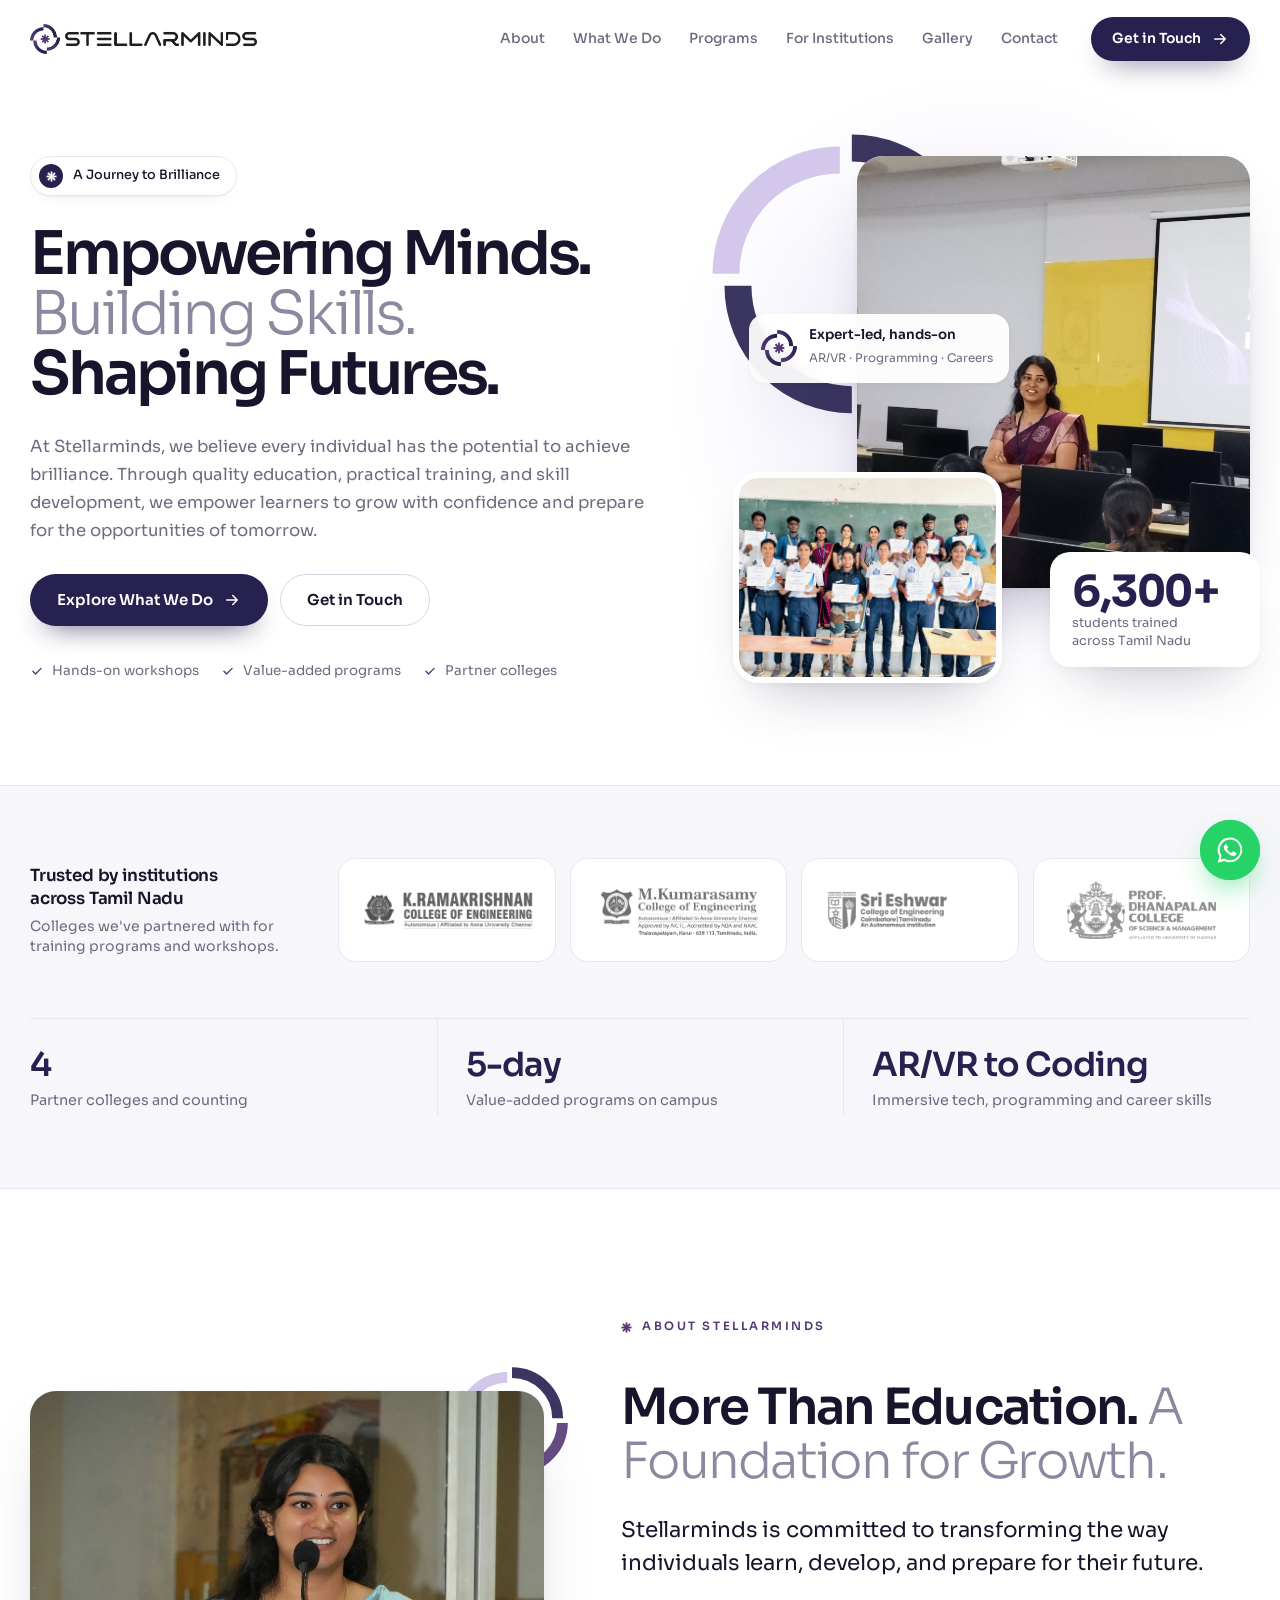
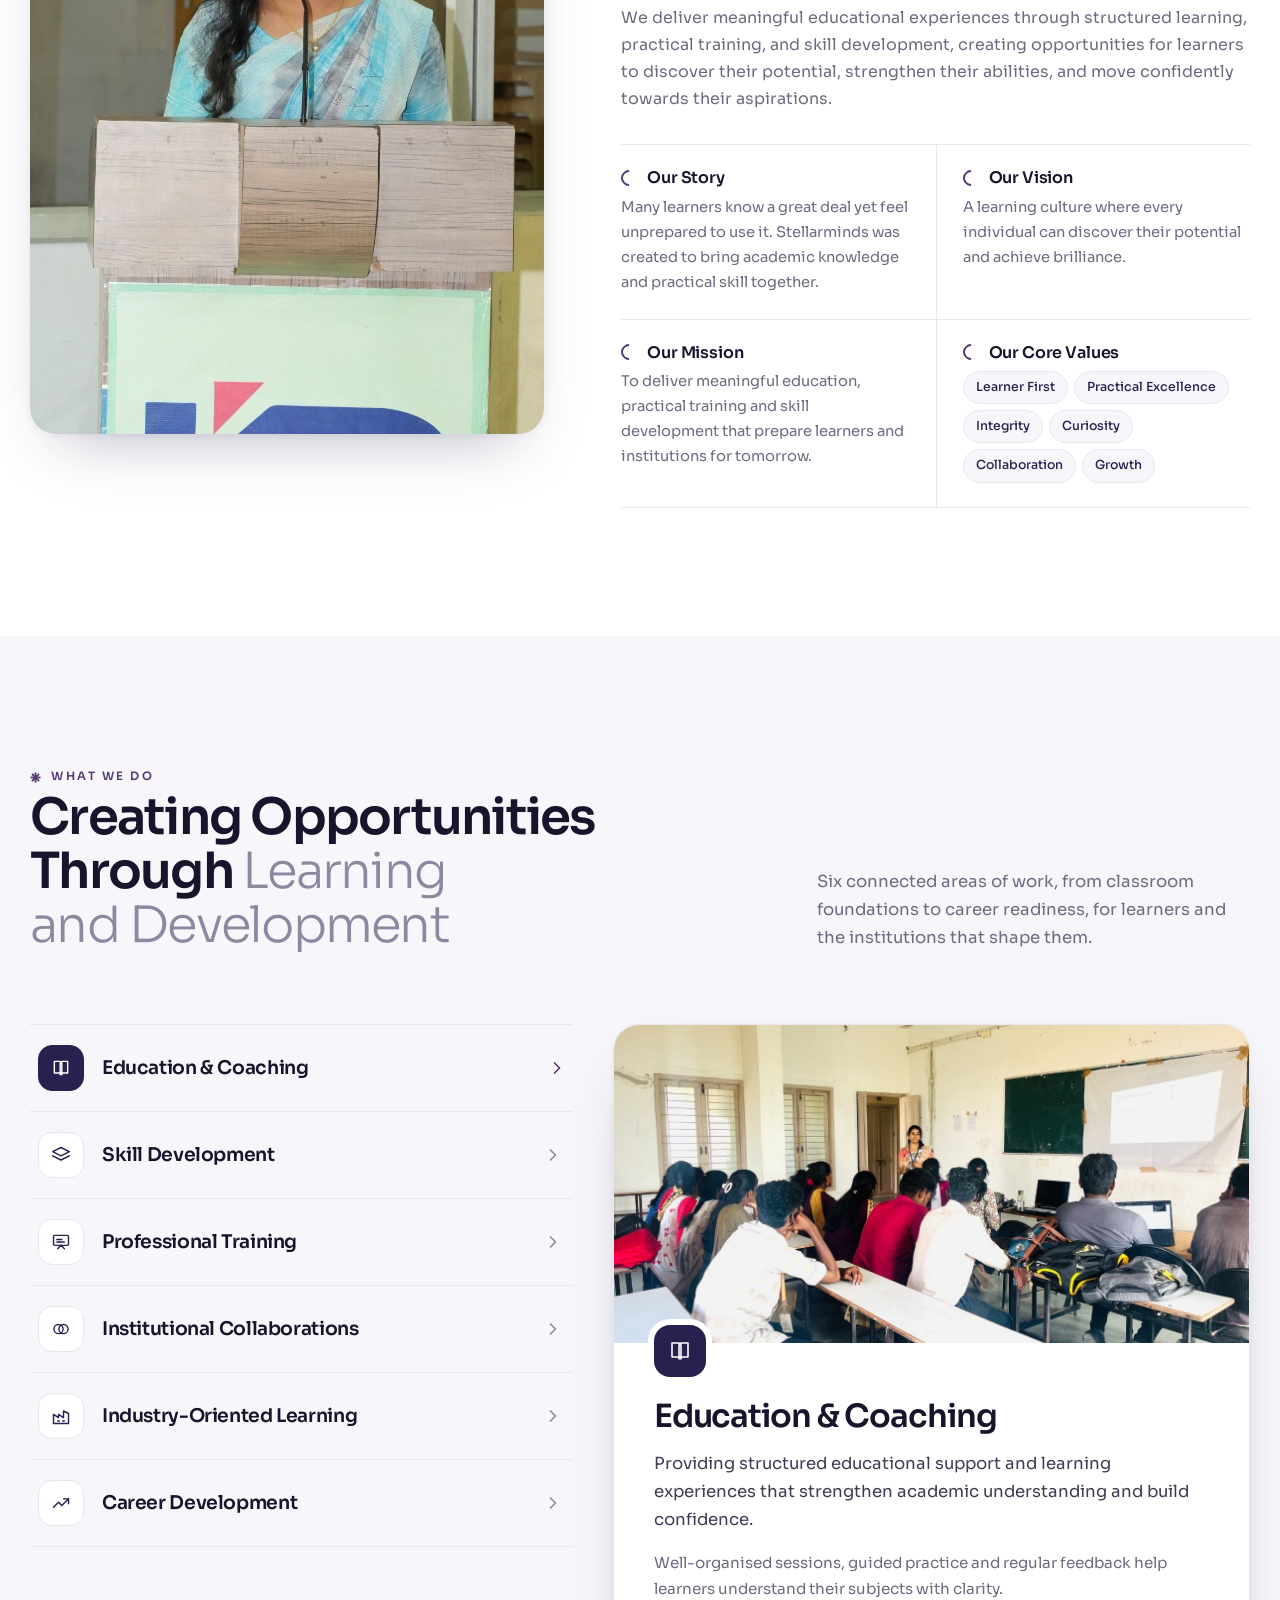
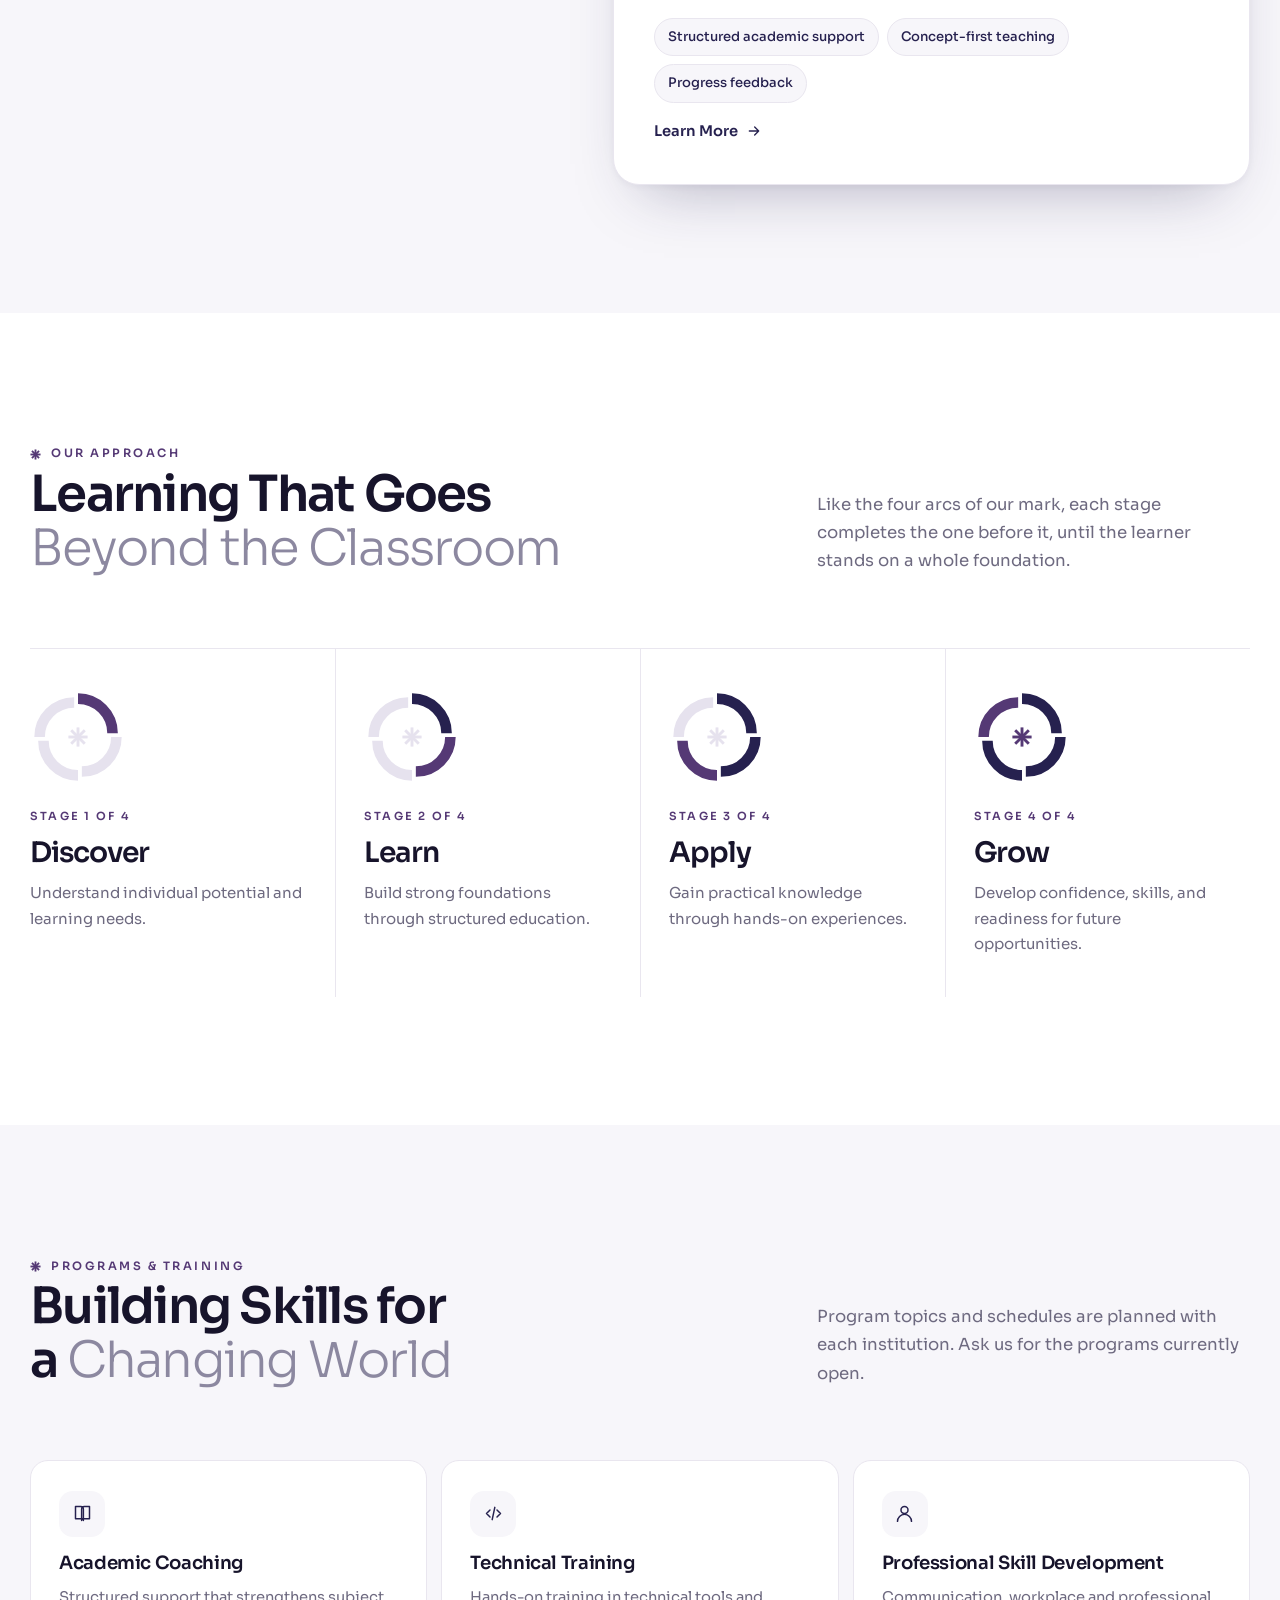
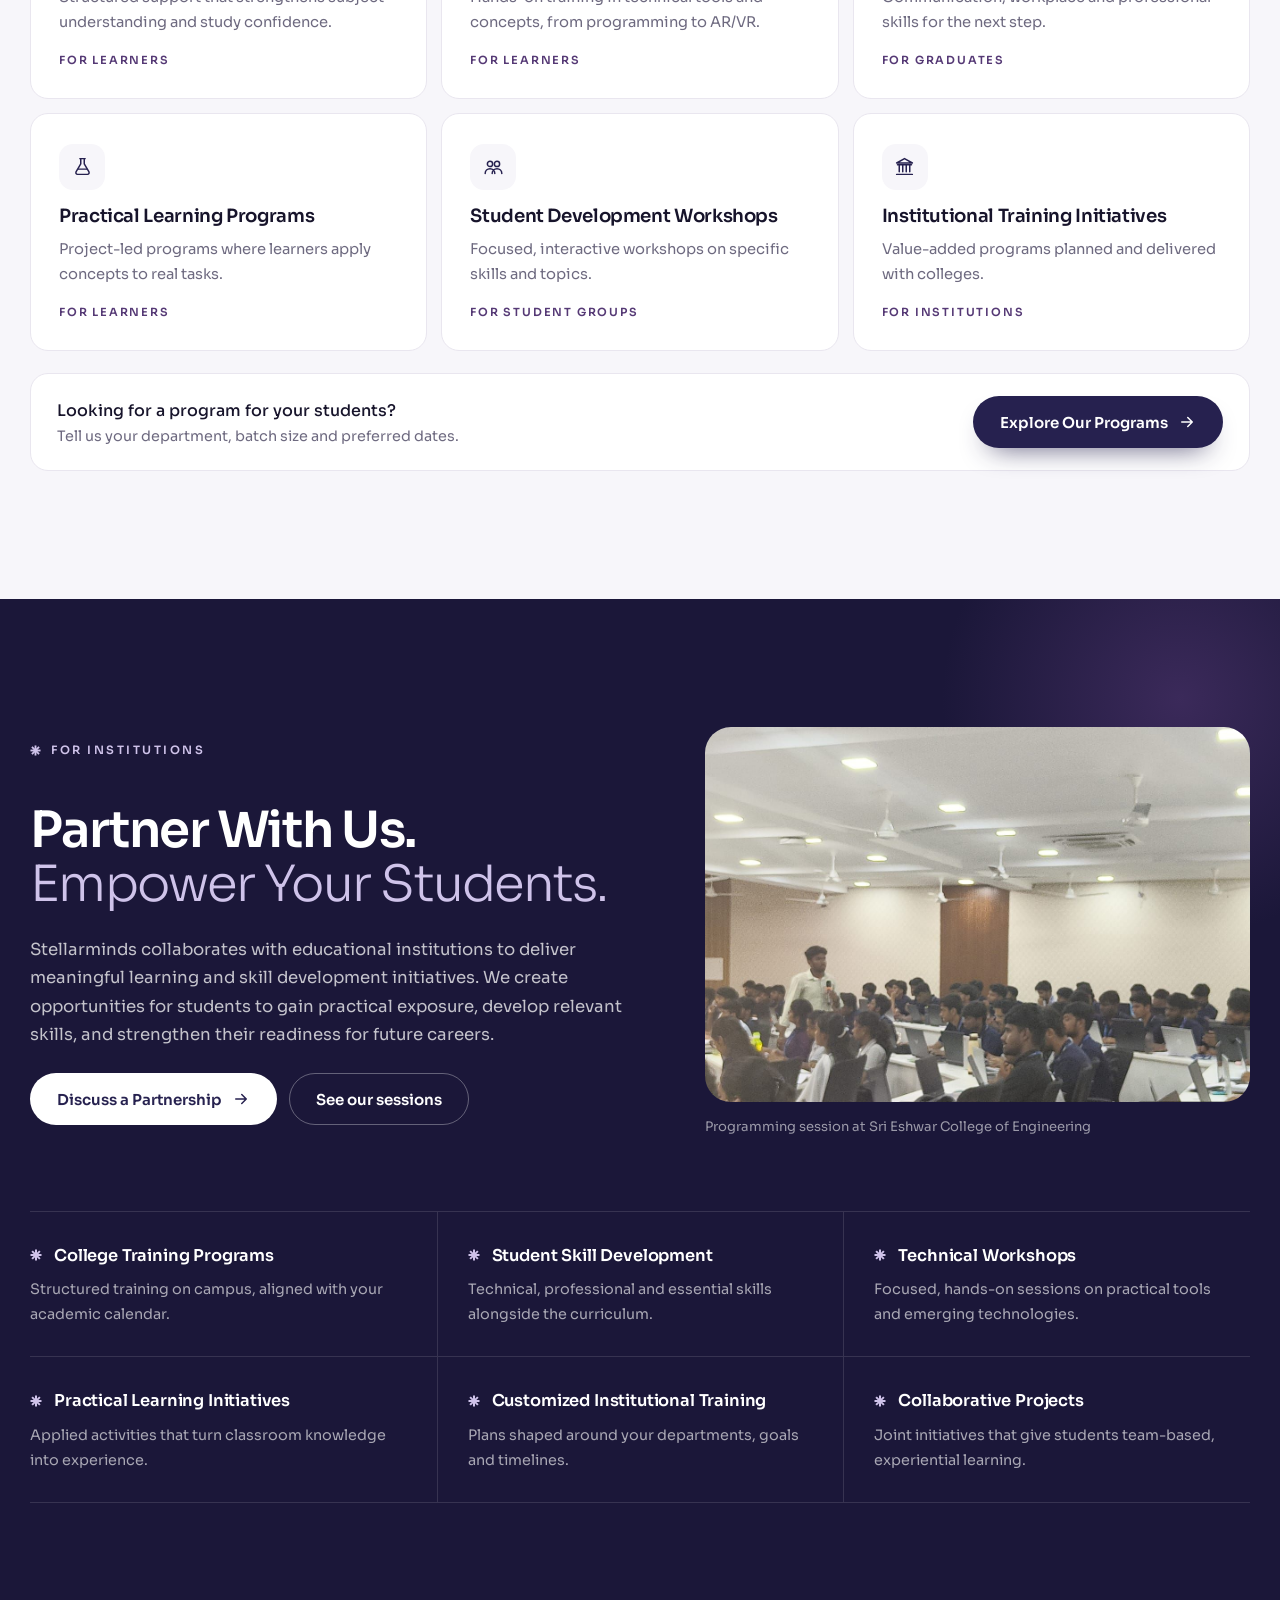
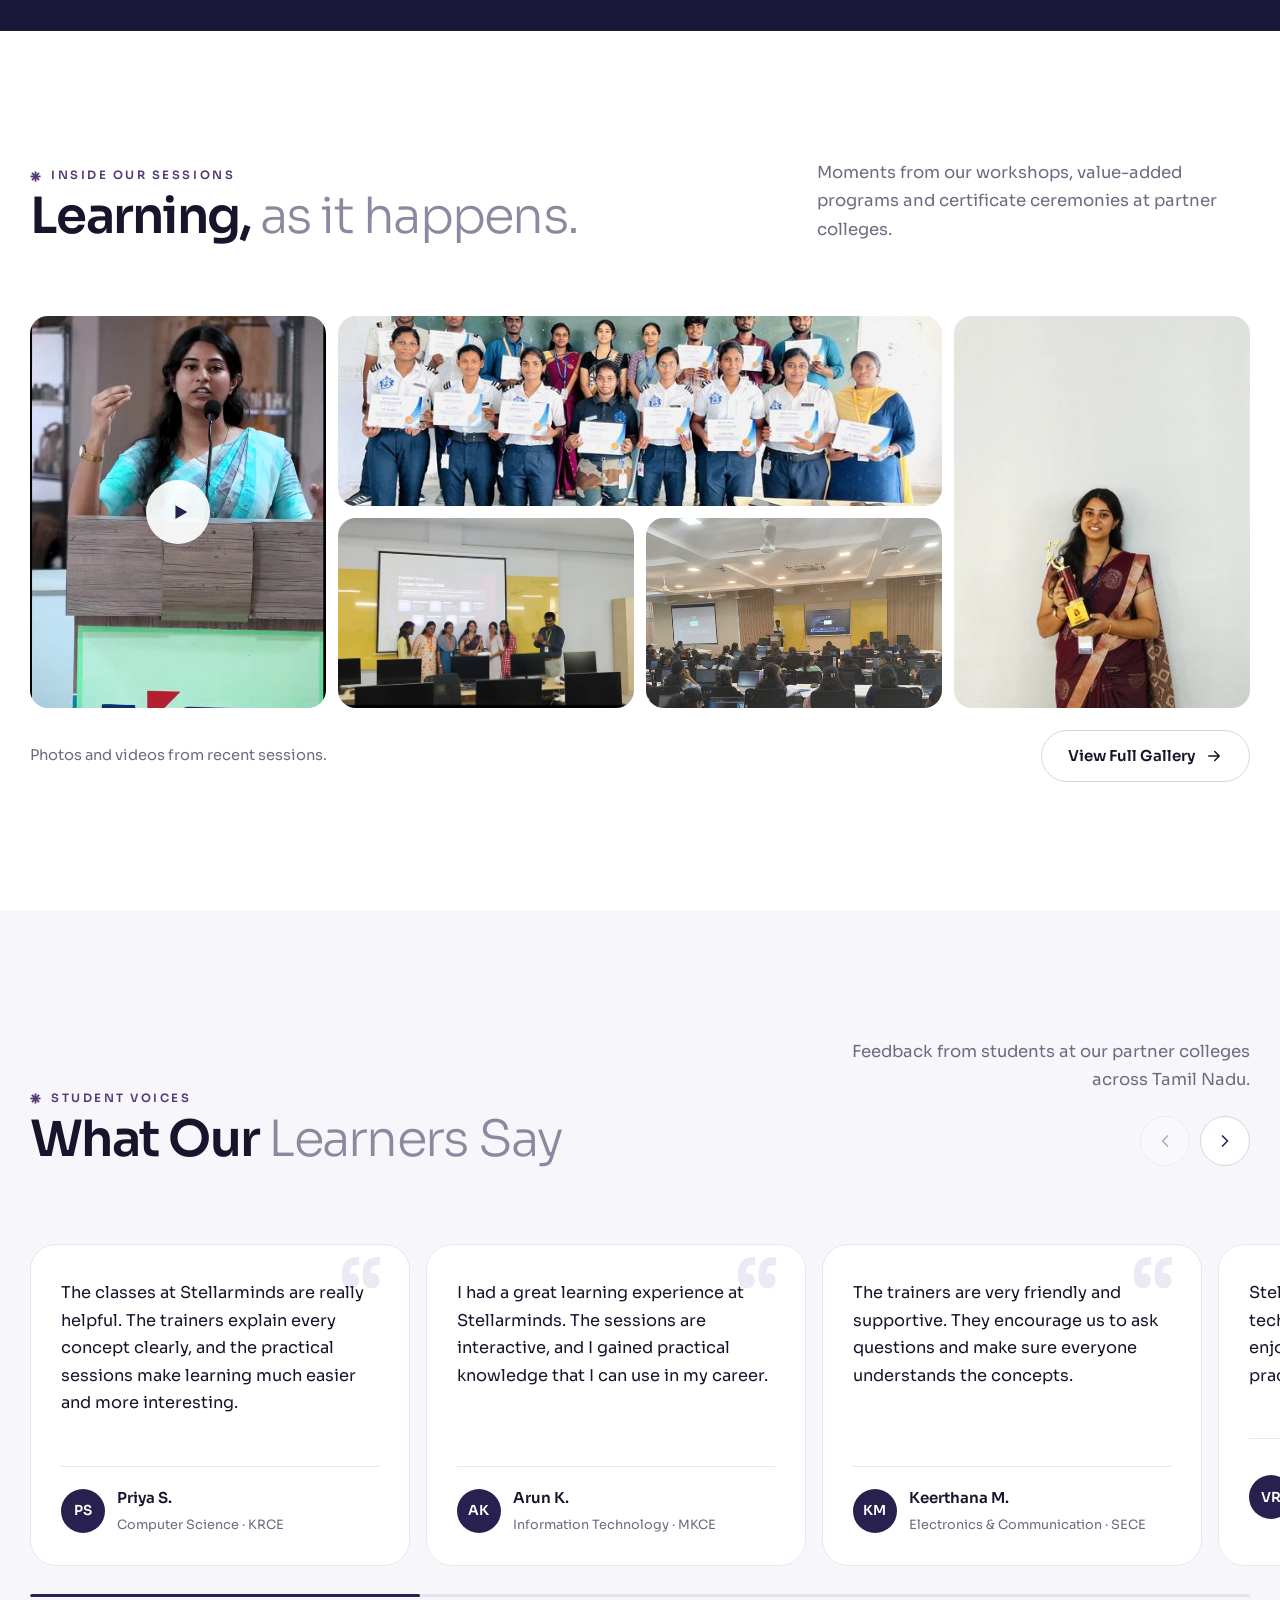
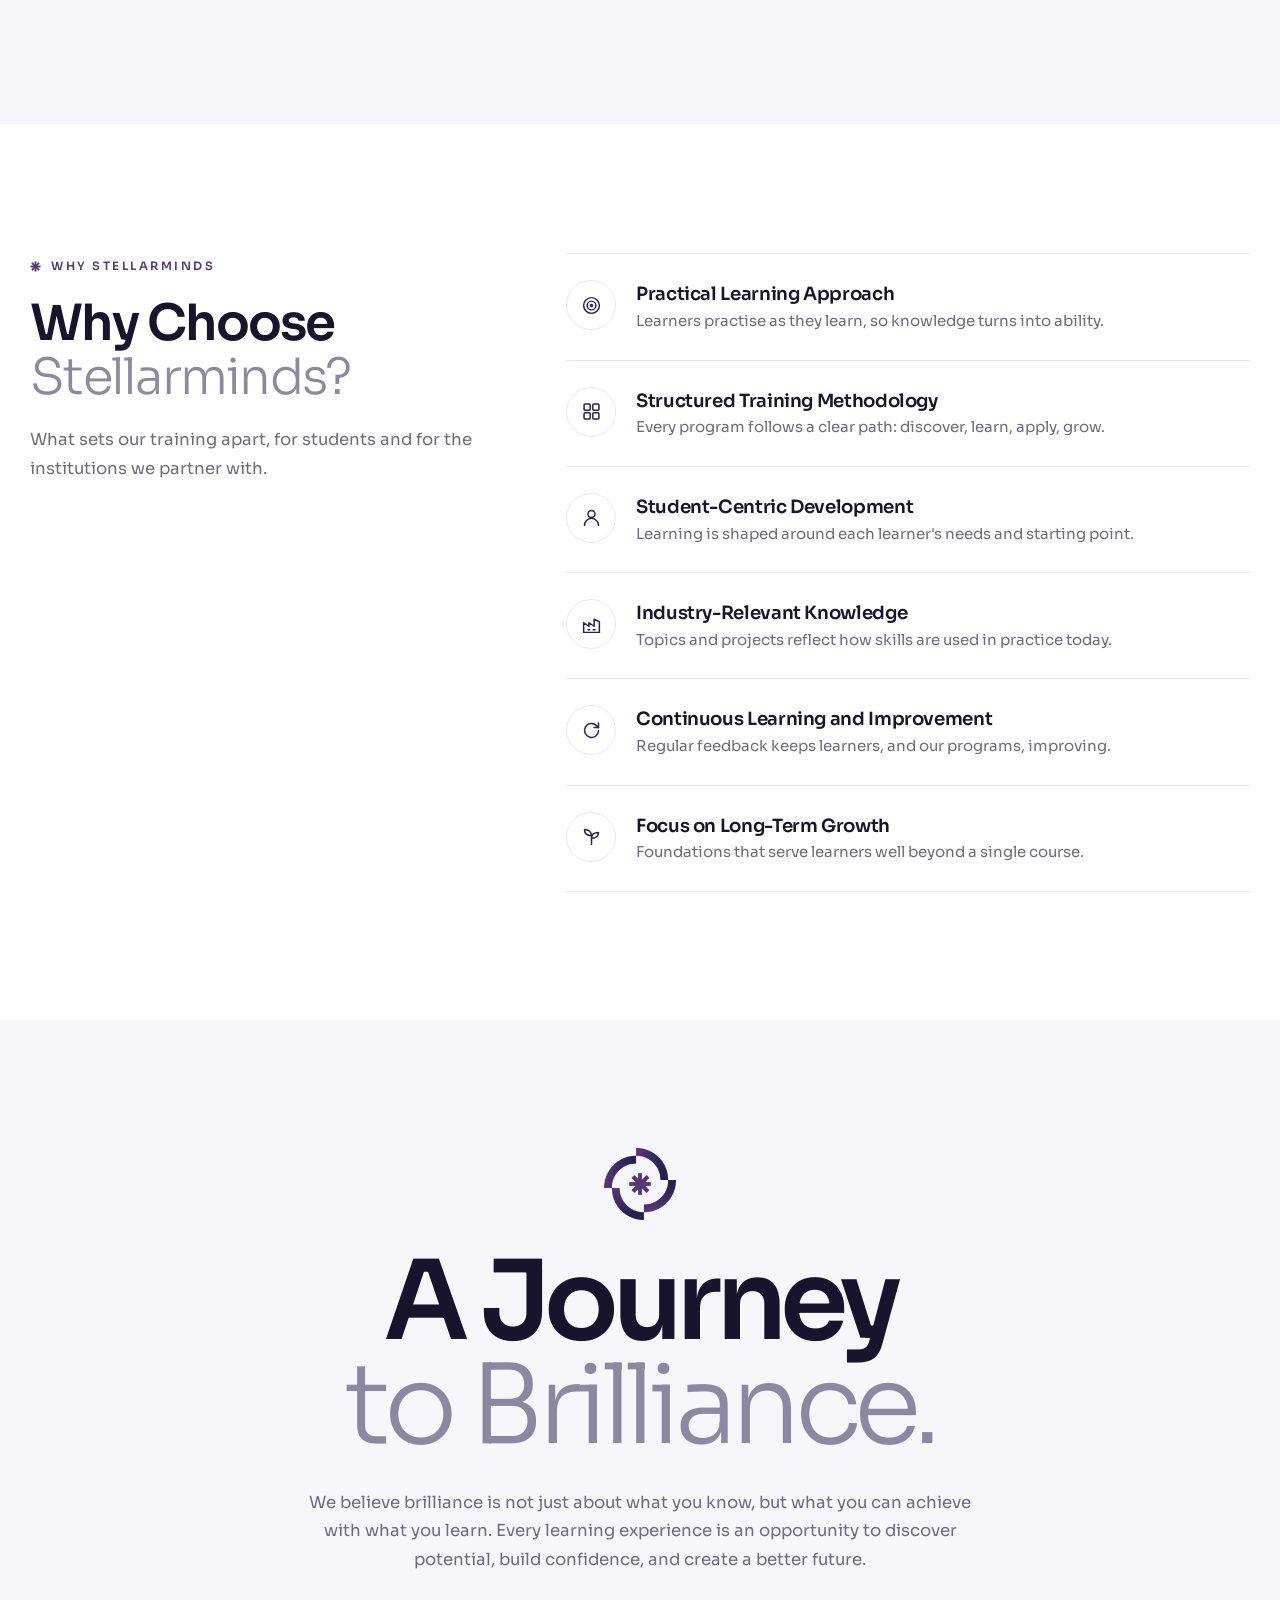
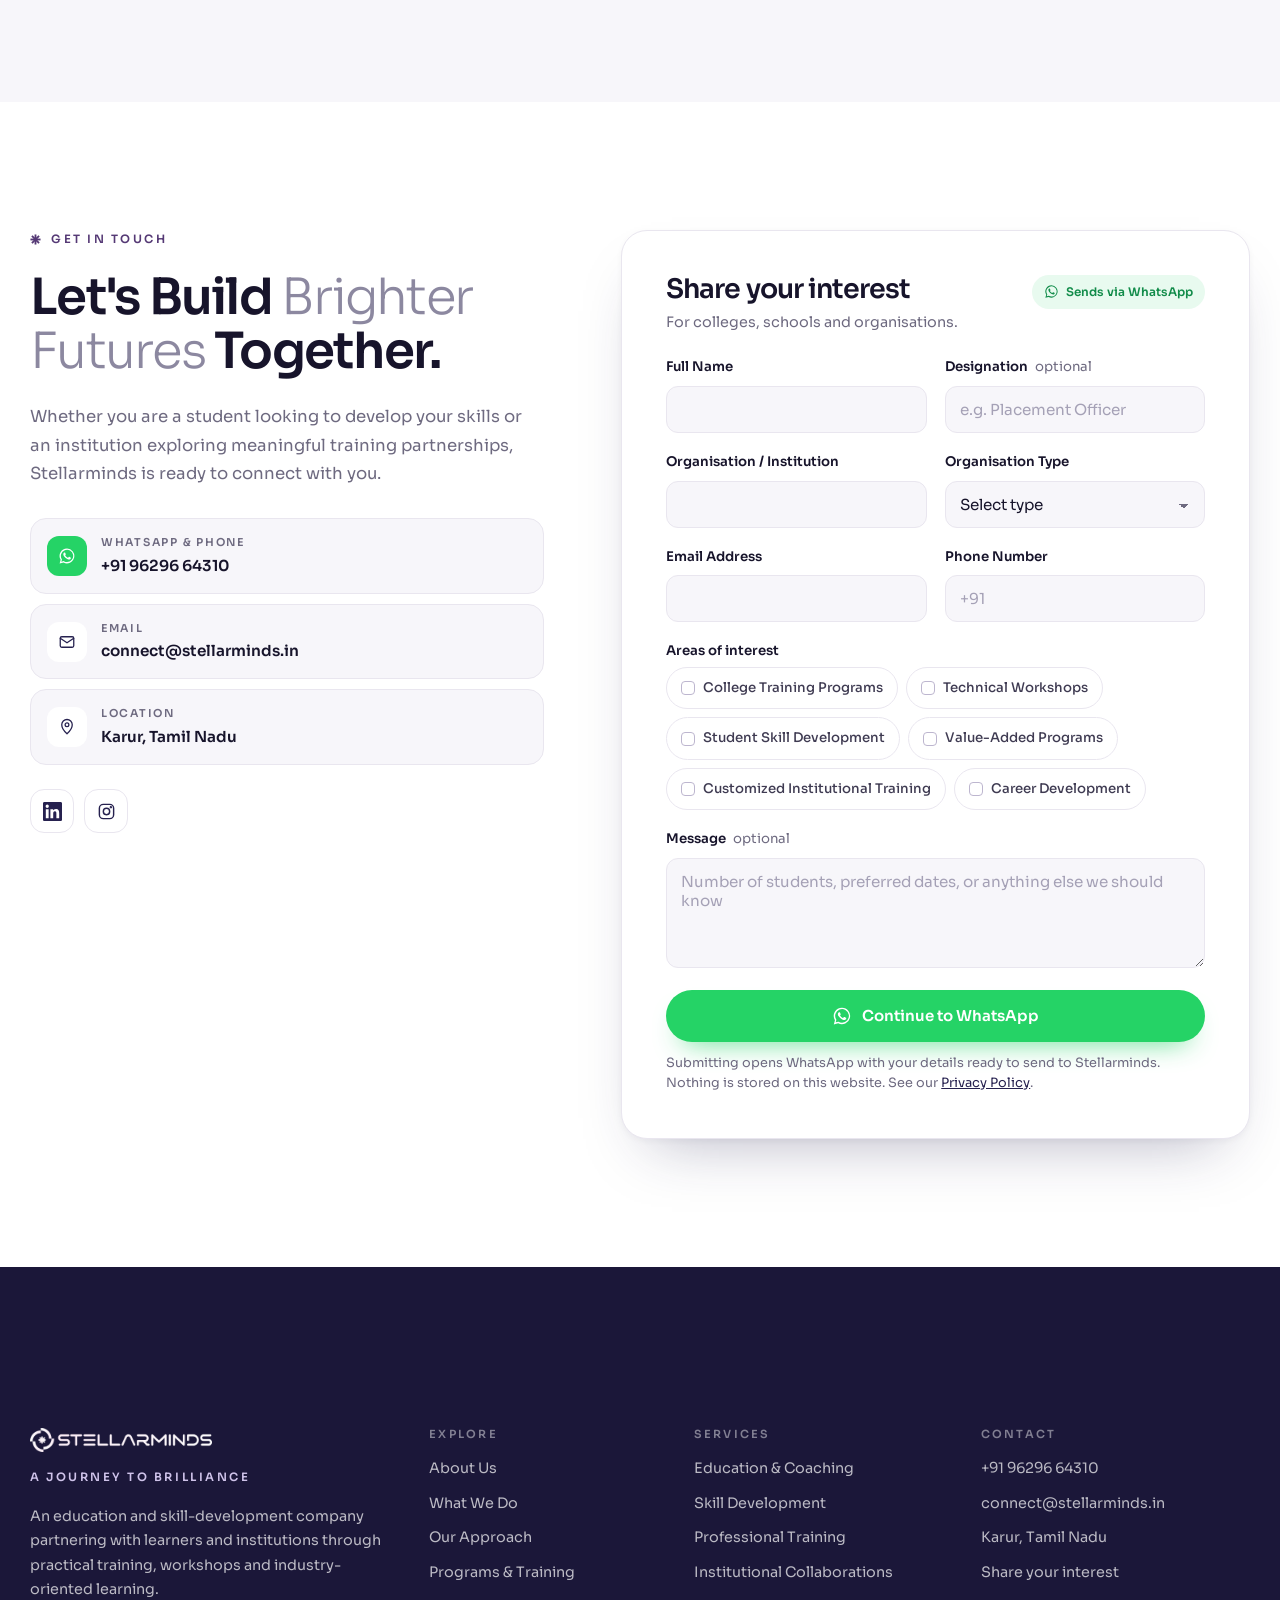
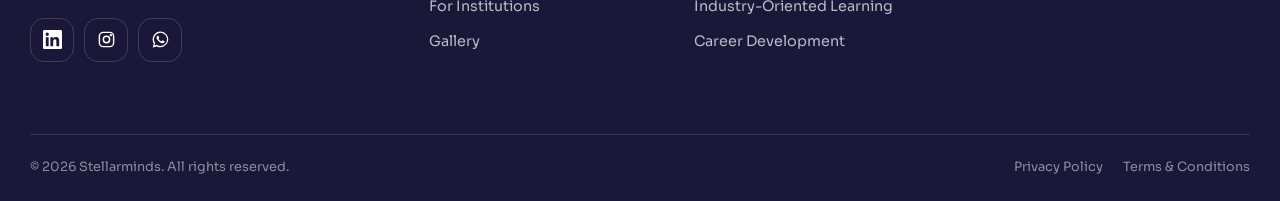
<file: index.html>
<!doctype html>
<html lang="en">
<head>
  <meta charset="utf-8">
  <meta name="viewport" content="width=device-width, initial-scale=1, viewport-fit=cover">
  <title>Stellarminds · A Journey to Brilliance</title>
  <meta name="claude:viewport-fit-sides" content="cover">
  <meta name="description" content="Stellarminds is an education and skill-development company that has trained 6,300+ students across Tamil Nadu through practical training, workshops and value-added programs with colleges.">
  <meta name="theme-color" content="#26214F">
  <meta property="og:title" content="Stellarminds · A Journey to Brilliance">
  <meta property="og:description" content="Stellarminds is an education and skill-development company that has trained 6,300+ students across Tamil Nadu through practical training, workshops and value-added programs with colleges.">
  <meta property="og:type" content="website">
  <meta property="og:image" content="assets/og-image.jpg">
  <link rel="icon" type="image/png" href="assets/favicon.png">
  <link rel="apple-touch-icon" href="assets/apple-touch-icon.png">
  <link rel="preconnect" href="https://fonts.googleapis.com">
  <link rel="preconnect" href="https://fonts.gstatic.com" crossorigin>
  <link rel="stylesheet" href="https://fonts.googleapis.com/css2?family=Sora:wght@300;400;500;600;700&display=swap">
  <link rel="stylesheet" href="css/style.css">
</head>
<body data-page="home">
<svg class="sprite" aria-hidden="true" focusable="false">
  <symbol id="i-ast" viewBox="0 0 24 24"><g fill="currentColor"><rect x="10" y="1" width="4" height="22"/><rect x="1" y="10" width="22" height="4"/><rect x="10" y="1" width="4" height="22" transform="rotate(45 12 12)"/><rect x="10" y="1" width="4" height="22" transform="rotate(-45 12 12)"/></g></symbol>
  <symbol id="i-arrow" viewBox="0 0 24 24"><path d="M5 12h14M13 6l6 6-6 6" fill="none" stroke="currentColor" stroke-width="2" stroke-linecap="round" stroke-linejoin="round"/></symbol>
  <symbol id="i-left" viewBox="0 0 24 24"><path d="M15 6l-6 6 6 6" fill="none" stroke="currentColor" stroke-width="2" stroke-linecap="round" stroke-linejoin="round"/></symbol>
  <symbol id="i-right" viewBox="0 0 24 24"><path d="M9 6l6 6-6 6" fill="none" stroke="currentColor" stroke-width="2" stroke-linecap="round" stroke-linejoin="round"/></symbol>
  <symbol id="i-check" viewBox="0 0 24 24"><path d="M5 12.5l4.5 4.5L19 7.5" fill="none" stroke="currentColor" stroke-width="2.4" stroke-linecap="round" stroke-linejoin="round"/></symbol>
  <symbol id="i-play" viewBox="0 0 24 24"><path d="M7 4.5v15l13-7.5z" fill="currentColor"/></symbol>
  <symbol id="i-pin" viewBox="0 0 24 24"><g fill="none" stroke="currentColor" stroke-width="1.7" stroke-linecap="round" stroke-linejoin="round"><path d="M12 21s-7-6.2-7-12a7 7 0 0 1 14 0c0 5.8-7 12-7 12z"/><circle cx="12" cy="9" r="2.5"/></g></symbol>
  <symbol id="i-mail" viewBox="0 0 24 24"><g fill="none" stroke="currentColor" stroke-width="1.7" stroke-linecap="round" stroke-linejoin="round"><rect x="3" y="5" width="18" height="14" rx="2"/><path d="m3 7 9 6 9-6"/></g></symbol>
  <symbol id="i-linkedin" viewBox="0 0 24 24"><path fill="currentColor" d="M20.45 20.45h-3.56v-5.57c0-1.33-.02-3.04-1.85-3.04-1.85 0-2.14 1.45-2.14 2.94v5.67H9.35V9h3.41v1.56h.05c.48-.9 1.64-1.85 3.37-1.85 3.6 0 4.27 2.37 4.27 5.46v6.28zM5.34 7.43a2.06 2.06 0 1 1 0-4.13 2.06 2.06 0 0 1 0 4.13zM7.12 20.45H3.56V9h3.56v11.45zM22.22 0H1.77C.79 0 0 .77 0 1.73v20.54C0 23.23.79 24 1.77 24h20.45c.98 0 1.78-.77 1.78-1.73V1.73C24 .77 23.2 0 22.22 0z"/></symbol>
  <symbol id="i-instagram" viewBox="0 0 24 24"><g fill="none" stroke="currentColor" stroke-width="1.8"><rect x="3" y="3" width="18" height="18" rx="5"/><circle cx="12" cy="12" r="4"/><circle cx="17.5" cy="6.5" r=".6" fill="currentColor"/></g></symbol>
  <symbol id="i-wa" viewBox="0 0 24 24"><path fill="currentColor" d="M12.04 2a9.9 9.9 0 0 0-8.5 15l-1.4 5.1 5.24-1.37A9.9 9.9 0 1 0 12.04 2zm0 18.1a8.2 8.2 0 0 1-4.18-1.15l-.3-.18-3.1.82.83-3.03-.2-.31a8.22 8.22 0 1 1 6.95 3.85zm4.5-6.15c-.25-.12-1.46-.72-1.69-.8-.23-.08-.39-.12-.56.12-.16.25-.64.8-.78.97-.14.16-.29.18-.53.06a6.7 6.7 0 0 1-3.32-2.9c-.25-.43.25-.4.71-1.33.08-.16.04-.3-.02-.43l-.76-1.83c-.2-.48-.4-.41-.56-.42h-.48a.92.92 0 0 0-.66.31 2.78 2.78 0 0 0-.87 2.07 4.83 4.83 0 0 0 1.01 2.56 11.05 11.05 0 0 0 4.23 3.74c1.58.68 2.2.74 2.99.62.48-.07 1.46-.6 1.67-1.18.2-.58.2-1.07.14-1.18-.06-.1-.22-.16-.47-.28z"/></symbol>
</svg>
<a class="skip" href="#main">Skip to content</a>
<header class="nav" id="nav">
  <div class="wrap nav-in">
    <a class="brand" href="#top" aria-label="Stellarminds home"><img src="assets/logo-dark.png" alt="Stellarminds" width="900" height="119"></a>
    <nav aria-label="Main"><ul class="menu" id="menu"><li><a href="#about">About</a></li><li><a href="#services">What We Do</a></li><li><a href="#programs">Programs</a></li><li><a href="#institutions">For Institutions</a></li><li><a href="gallery.html">Gallery</a></li><li><a href="#contact">Contact</a></li><li class="m-cta"><a href="#contact">Get in Touch</a></li></ul></nav>
    <a class="btn btn-primary nav-cta" href="#contact">Get in Touch <svg class="arr"><use href="#i-arrow"/></svg></a>
    <button class="burger" id="burger" type="button" aria-expanded="false" aria-controls="menu" aria-label="Open menu"><span></span><span></span></button>
  </div>
</header>

<main id="main">

<section class="hero" id="top">
  <div class="wrap hero-in">
    <div class="hero-copy">
      <span class="pill"><span class="dot"><svg><use href="#i-ast"/></svg></span>A Journey to Brilliance</span>
      <h1><span class="ln">Empowering Minds.</span><span class="ln soft">Building Skills.</span><span class="ln">Shaping Futures.</span></h1>
      <p class="hero-lead">At Stellarminds, we believe every individual has the potential to achieve brilliance. Through quality education, practical training, and skill development, we empower learners to grow with confidence and prepare for the opportunities of tomorrow.</p>
      <div class="ctas">
        <a class="btn btn-primary" href="#services">Explore What We Do <svg class="arr"><use href="#i-arrow"/></svg></a>
        <a class="btn btn-outline" href="#contact">Get in Touch</a>
      </div>
      <div class="hero-meta">
        <span><svg><use href="#i-check"/></svg>Hands-on workshops</span>
        <span><svg><use href="#i-check"/></svg>Value-added programs</span>
        <span><svg><use href="#i-check"/></svg>Partner colleges</span>
      </div>
    </div>
    <div class="collage" aria-label="Stellarminds training sessions">
      <svg class="ring" viewBox="0 0 100 100" aria-hidden="true"><g fill="none" stroke-width="9"><path d="M50 12 A38 38 0 0 1 88 50" stroke="#26214F" transform="translate(0 -4)"/><path d="M88 50 A38 38 0 0 1 50 88" stroke="#553975" transform="translate(4 0)"/><path d="M50 88 A38 38 0 0 1 12 50" stroke="#26214F" transform="translate(0 4)"/><path d="M12 50 A38 38 0 0 1 50 12" stroke="#CFC3EA" transform="translate(-4 0)"/></g></svg>
      <figure class="ph p1"><img src="assets/gallery/g02.jpg" alt="Stellarminds founder leading an AR/VR/MR session in a computer lab" width="1580" height="1600" fetchpriority="high"></figure>
      <figure class="ph p2"><img src="assets/gallery/g04-sm.jpg" alt="Students holding their Stellarminds certificates" width="720" height="405"></figure>
      <div class="badge-card"><img src="assets/mark.png" alt="" width="512" height="511"><div><b>Expert-led, hands-on</b><span>AR/VR · Programming · Careers</span></div></div>
      <div class="stat-card"><b data-count="6300">6,300+</b><span>students trained<br>across Tamil Nadu</span></div>
    </div>
  </div>
</section>

<section class="clients" aria-labelledby="clients-h">
  <div class="wrap">
    <div class="clients-in">
      <h2 id="clients-h">Trusted by institutions across Tamil Nadu<span>Colleges we've partnered with for training programs and workshops.</span></h2>
      <ul class="logos">
        <li><a href="https://www.krce.ac.in/" target="_blank" rel="noopener" title="K. Ramakrishnan College of Engineering"><img src="assets/clients/krce.webp" alt="K. Ramakrishnan College of Engineering" width="378" height="88" loading="lazy"></a></li>
        <li><a href="https://www.mkce.ac.in/" target="_blank" rel="noopener" title="M. Kumarasamy College of Engineering"><img src="assets/clients/mkce.webp" alt="M. Kumarasamy College of Engineering" width="202" height="72" loading="lazy"></a></li>
        <li><a href="https://sece.ac.in/" target="_blank" rel="noopener" title="Sri Eshwar College of Engineering"><img src="assets/clients/sece.webp" alt="Sri Eshwar College of Engineering" width="224" height="64" loading="lazy"></a></li>
        <li><a href="https://dhanapalancollege.in/" target="_blank" rel="noopener" title="Prof. Dhanapalan College of Science and Management"><img src="assets/clients/dhanapalan.webp" alt="Prof. Dhanapalan College of Science and Management" width="206" height="80" loading="lazy"></a></li>
      </ul>
    </div>
    <div class="facts">
      <div class="fact"><b>4</b><span>Partner colleges and counting</span></div>
      <div class="fact"><b>5-day</b><span>Value-added programs on campus</span></div>
      <div class="fact"><b>AR/VR to Coding</b><span>Immersive tech, programming and career skills</span></div>
    </div>
  </div>
</section>

<section class="sec" id="about" aria-labelledby="about-h">
  <div class="wrap about">
    <figure class="about-photo reveal">
      <svg class="arc" viewBox="0 0 100 100" aria-hidden="true"><g fill="none" stroke-width="9"><path d="M50 12 A38 38 0 0 1 88 50" stroke="#26214F" transform="translate(0 -4)"/><path d="M88 50 A38 38 0 0 1 50 88" stroke="#553975" transform="translate(4 0)"/><path d="M50 88 A38 38 0 0 1 12 50" stroke="#26214F" transform="translate(0 4)"/><path d="M12 50 A38 38 0 0 1 50 12" stroke="#CFC3EA" transform="translate(-4 0)"/></g></svg>
      <div class="frame"><img src="assets/gallery/g13.jpg" alt="Sonali Srinivasa Perumal addressing students at K. Ramakrishnan College of Engineering" width="899" height="1600" loading="lazy"></div>
      <!-- <figcaption><img src="assets/mark.png" alt="" width="512" height="511"><span><b>Sonali Srinivasa Perumal</b><span>Founder &amp; Trainer, Stellarminds</span></span></figcaption> -->
    </figure>
    <div class="about-copy reveal">
      <p class="eyebrow "><svg class="ast"><use href="#i-ast"/></svg>About Stellarminds</p>
      <h2 id="about-h" class="display">More Than Education. <span class="soft">A Foundation for Growth.</span></h2>
      <p class="lead">Stellarminds is committed to transforming the way individuals learn, develop, and prepare for their future.</p>
      <p>We deliver meaningful educational experiences through structured learning, practical training, and skill development, creating opportunities for learners to discover their potential, strengthen their abilities, and move confidently towards their aspirations.</p>
      <div class="pillars">
        <div class="pillar"><h3><i></i>Our Story</h3><p>Many learners know a great deal yet feel unprepared to use it. Stellarminds was created to bring academic knowledge and practical skill together.</p></div>
        <div class="pillar"><h3><i></i>Our Vision</h3><p>A learning culture where every individual can discover their potential and achieve brilliance.</p></div>
        <div class="pillar"><h3><i></i>Our Mission</h3><p>To deliver meaningful education, practical training and skill development that prepare learners and institutions for tomorrow.</p></div>
        <div class="pillar"><h3><i></i>Our Core Values</h3><ul class="values"><li>Learner First</li><li>Practical Excellence</li><li>Integrity</li><li>Curiosity</li><li>Collaboration</li><li>Growth</li></ul></div>
      </div>
    </div>
  </div>
</section>

<section class="sec tint" id="services" aria-labelledby="services-h">
  <div class="wrap">
    <div class="sec-head split reveal">
      <div><p class="eyebrow "><svg class="ast"><use href="#i-ast"/></svg>What We Do</p><h2 id="services-h" class="display">Creating Opportunities Through <span class="soft">Learning and Development</span></h2></div>
      <p class="sec-sub">Six connected areas of work, from classroom foundations to career readiness, for learners and the institutions that shape them.</p>
    </div>
    <div class="explorer">
      <div class="ex-list" role="tablist" aria-label="Our service areas" aria-orientation="vertical" id="ex-list"></div>
      <div class="ex-panel" id="ex-panel" role="tabpanel"></div>
    </div>
  </div>
</section>

<section class="sec" id="approach" aria-labelledby="approach-h">
  <div class="wrap">
    <div class="sec-head split reveal">
      <div><p class="eyebrow "><svg class="ast"><use href="#i-ast"/></svg>Our Approach</p><h2 id="approach-h" class="display">Learning That Goes <span class="soft">Beyond the Classroom</span></h2></div>
      <p class="sec-sub">Like the four arcs of our mark, each stage completes the one before it, until the learner stands on a whole foundation.</p>
    </div>
    <ol class="stages" id="stages"></ol>
  </div>
</section>

<section class="sec tint" id="programs" aria-labelledby="programs-h">
  <div class="wrap">
    <div class="sec-head split reveal">
      <div><p class="eyebrow "><svg class="ast"><use href="#i-ast"/></svg>Programs &amp; Training</p><h2 id="programs-h" class="display">Building Skills for a <span class="soft">Changing World</span></h2></div>
      <p class="sec-sub">Program topics and schedules are planned with each institution. Ask us for the programs currently open.</p>
    </div>
    <div class="prog-grid" id="prog-grid"></div>
    <div class="prog-cta reveal">
      <p>Looking for a program for your students?<span>Tell us your department, batch size and preferred dates.</span></p>
      <a class="btn btn-primary" href="#contact">Explore Our Programs <svg class="arr"><use href="#i-arrow"/></svg></a>
    </div>
  </div>
</section>

<section class="sec dark" id="institutions" aria-labelledby="inst-h">
  <div class="wrap">
    <div class="inst">
      <div class="inst-copy reveal">
        <p class="eyebrow light"><svg class="ast"><use href="#i-ast"/></svg>For Institutions</p>
        <h2 id="inst-h" class="display">Partner With Us. <span class="soft">Empower Your Students.</span></h2>
        <p>Stellarminds collaborates with educational institutions to deliver meaningful learning and skill development initiatives. We create opportunities for students to gain practical exposure, develop relevant skills, and strengthen their readiness for future careers.</p>
        <div class="ctas"><a class="btn btn-light" href="#contact">Discuss a Partnership <svg class="arr"><use href="#i-arrow"/></svg></a><a class="btn btn-ghost-light" href="gallery.html">See our sessions</a></div>
      </div>
      <figure class="inst-photo reveal">
        <div class="frame"><img src="assets/gallery/g18.jpg" alt="A Stellarminds trainer speaking to a large hall of engineering students" width="1600" height="840" loading="lazy"></div>
        <figcaption>Programming session at Sri Eshwar College of Engineering</figcaption>
      </figure>
    </div>
    <ul class="inst-list" id="inst-list"></ul>
  </div>
</section>

<section class="sec" id="gallery-preview" aria-labelledby="gp-h">
  <div class="wrap">
    <div class="sec-head split reveal">
      <div><p class="eyebrow "><svg class="ast"><use href="#i-ast"/></svg>Inside Our Sessions</p><h2 id="gp-h" class="display">Learning, <span class="soft">as it happens.</span></h2></div>
      <p class="sec-sub">Moments from our workshops, value-added programs and certificate ceremonies at partner colleges.</p>
    </div>
    <div class="mosaic" id="mosaic"></div>
    <div class="mosaic-foot"><p>Photos and videos from recent sessions.</p><a class="btn btn-outline" href="gallery.html">View Full Gallery <svg class="arr"><use href="#i-arrow"/></svg></a></div>
  </div>
</section>

<section class="sec tint" id="testimonials" aria-labelledby="t-h">
  <div class="wrap">
    <div class="sec-head split reveal">
      <div><p class="eyebrow "><svg class="ast"><use href="#i-ast"/></svg>Student Voices</p><h2 id="t-h" class="display">What Our <span class="soft">Learners Say</span></h2></div>
      <div class="q-head-side"><p class="sec-sub">Feedback from students at our partner colleges across Tamil Nadu.</p>
        <div class="q-nav"><button class="q-btn" id="q-prev" type="button" aria-label="Previous testimonials"><svg><use href="#i-left"/></svg></button><button class="q-btn" id="q-next" type="button" aria-label="Next testimonials"><svg><use href="#i-right"/></svg></button></div></div>
    </div>
  </div>
  <div class="q-viewport">
    <div class="quotes" id="quotes" tabindex="0" aria-label="Student testimonials, scroll horizontally"></div>
  </div>
  <div class="wrap"><div class="q-progress" aria-hidden="true"><span id="q-bar"></span></div></div>
</section>

<section class="sec" id="why" aria-labelledby="why-h">
  <div class="wrap why">
    <div class="why-head reveal">
      <p class="eyebrow "><svg class="ast"><use href="#i-ast"/></svg>Why Stellarminds</p>
      <h2 id="why-h" class="display">Why Choose <span class="soft">Stellarminds?</span></h2>
      <p>What sets our training apart, for students and for the institutions we partner with.</p>
    </div>
    <ol class="why-list" id="why-list"></ol>
  </div>
</section>

<section class="sec tint philo" aria-labelledby="philo-h">
  <div class="wrap reveal">
    <img class="mark" src="assets/mark.png" alt="" width="512" height="511" loading="lazy">
    <h2 id="philo-h">A Journey <span class="soft">to Brilliance.</span></h2>
    <p>We believe brilliance is not just about what you know, but what you can achieve with what you learn. Every learning experience is an opportunity to discover potential, build confidence, and create a better future.</p>
  </div>
</section>

<section class="sec" id="contact" aria-labelledby="contact-h">
  <div class="wrap contact">
    <div class="contact-copy reveal">
      <p class="eyebrow "><svg class="ast"><use href="#i-ast"/></svg>Get in Touch</p>
      <h2 id="contact-h" class="display">Let's Build <span class="soft">Brighter Futures</span> Together.</h2>
      <p>Whether you are a student looking to develop your skills or an institution exploring meaningful training partnerships, Stellarminds is ready to connect with you.</p>
      <div class="info">
        <a href="https://wa.me/919629664310?text=Hello%20Stellarminds%2C%20I%27d%20like%20to%20know%20more%20about%20your%20programs." target="_blank" rel="noopener"><span class="ic wa"><svg><use href="#i-wa"/></svg></span><span><small>WhatsApp &amp; Phone</small><b>+91 96296 64310</b></span></a>
        <a href="mailto:connect@stellarminds.in"><span class="ic"><svg><use href="#i-mail"/></svg></span><span><small>Email</small><b>connect@stellarminds.in</b></span></a>
        <div><span class="ic"><svg><use href="#i-pin"/></svg></span><span><small>Location</small><b>Karur, Tamil Nadu</b></span></div>
      </div>
      <div class="socials">
        <a class="soc" href="https://www.linkedin.com/company/stellarmindsedtech" target="_blank" rel="noopener" aria-label="Stellarminds on LinkedIn"><svg><use href="#i-linkedin"/></svg></a>
        <a class="soc" href="https://www.instagram.com/stellarminds.in/" target="_blank" rel="noopener" aria-label="Stellarminds on Instagram"><svg><use href="#i-instagram"/></svg></a>
      </div>
    </div>

    <div class="form-card reveal" id="form-card">
      <form class="form" id="interest-form" novalidate>
        <div class="form-head full"><div><h3>Share your interest</h3><p>For colleges, schools and organisations.</p></div><span class="wa-chip"><svg><use href="#i-wa"/></svg>Sends via WhatsApp</span></div>
        <div class="banner full" id="form-banner" role="alert" hidden></div>
        <div class="field"><label for="f-name">Full Name</label><input id="f-name" name="name" autocomplete="name" aria-describedby="f-name-e"><span class="err" id="f-name-e"></span></div>
        <div class="field"><label for="f-role">Designation <em>optional</em></label><input id="f-role" name="role" autocomplete="organization-title" placeholder="e.g. Placement Officer"></div>
        <div class="field"><label for="f-org">Organisation / Institution</label><input id="f-org" name="org" autocomplete="organization" aria-describedby="f-org-e"><span class="err" id="f-org-e"></span></div>
        <div class="field"><label for="f-type">Organisation Type</label><select id="f-type" name="type" aria-describedby="f-type-e"><option value="">Select type</option></select><span class="err" id="f-type-e"></span></div>
        <div class="field"><label for="f-email">Email Address</label><input id="f-email" name="email" type="email" autocomplete="email" aria-describedby="f-email-e"><span class="err" id="f-email-e"></span></div>
        <div class="field"><label for="f-phone">Phone Number</label><input id="f-phone" name="phone" type="tel" inputmode="tel" autocomplete="tel" placeholder="+91" aria-describedby="f-phone-e"><span class="err" id="f-phone-e"></span></div>
        <fieldset class="field full" aria-describedby="f-int-e"><legend>Areas of interest</legend><div class="chips" id="f-int"></div><span class="err" id="f-int-e"></span></fieldset>
        <div class="field full"><label for="f-msg">Message <em>optional</em></label><textarea id="f-msg" name="message" rows="4" placeholder="Number of students, preferred dates, or anything else we should know"></textarea></div>
        <div class="form-foot full">
          <button class="btn btn-wa btn-block" type="submit"><svg><use href="#i-wa"/></svg>Continue to WhatsApp</button>
          <small>Submitting opens WhatsApp with your details ready to send to Stellarminds. Nothing is stored on this website. See our <a href="privacy.html">Privacy Policy</a>.</small>
        </div>
      </form>
    </div>
  </div>
</section>

</main>
<footer class="footer">
  <div class="wrap">
    <div class="f-top">
      <div class="f-brand">
        <img src="assets/logo-light.png" alt="Stellarminds" width="900" height="119">
        <p class="f-tag">A Journey to Brilliance</p>
        <p>An education and skill-development company partnering with learners and institutions through practical training, workshops and industry-oriented learning.</p>
        <div class="socials">
          <a class="soc" href="https://www.linkedin.com/company/stellarmindsedtech" target="_blank" rel="noopener" aria-label="Stellarminds on LinkedIn"><svg><use href="#i-linkedin"/></svg></a>
          <a class="soc" href="https://www.instagram.com/stellarminds.in/" target="_blank" rel="noopener" aria-label="Stellarminds on Instagram"><svg><use href="#i-instagram"/></svg></a>
          <a class="soc" href="https://wa.me/919629664310?text=Hello%20Stellarminds%2C%20I%27d%20like%20to%20know%20more%20about%20your%20programs." target="_blank" rel="noopener" aria-label="Chat with Stellarminds on WhatsApp"><svg><use href="#i-wa"/></svg></a>
        </div>
      </div>
      <div class="f-col"><h4>Explore</h4><ul>
        <li><a href="#about">About Us</a></li><li><a href="#services">What We Do</a></li><li><a href="#approach">Our Approach</a></li>
        <li><a href="#programs">Programs &amp; Training</a></li><li><a href="#institutions">For Institutions</a></li><li><a href="gallery.html">Gallery</a></li></ul></div>
      <div class="f-col"><h4>Services</h4><ul>
        <li><a href="#services">Education &amp; Coaching</a></li><li><a href="#services">Skill Development</a></li><li><a href="#services">Professional Training</a></li>
        <li><a href="#services">Institutional Collaborations</a></li><li><a href="#services">Industry-Oriented Learning</a></li><li><a href="#services">Career Development</a></li></ul></div>
      <div class="f-col"><h4>Contact</h4><ul>
        <li><a href="https://wa.me/919629664310?text=Hello%20Stellarminds%2C%20I%27d%20like%20to%20know%20more%20about%20your%20programs." target="_blank" rel="noopener">+91 96296 64310</a></li>
        <li><a href="mailto:connect@stellarminds.in">connect@stellarminds.in</a></li>
        <li>Karur, Tamil Nadu</li>
        <li><a href="#contact">Share your interest</a></li></ul></div>
    </div>
    <div class="f-bot">
      <span>© <span data-year>2026</span> Stellarminds. All rights reserved.</span>
      <nav aria-label="Legal"><a href="privacy.html">Privacy Policy</a><a href="terms.html">Terms &amp; Conditions</a></nav>
    </div>
  </div>
</footer>
<a class="wa-fab" href="https://wa.me/919629664310?text=Hello%20Stellarminds%2C%20I%27d%20like%20to%20know%20more%20about%20your%20programs." target="_blank" rel="noopener" aria-label="Chat with Stellarminds on WhatsApp"><svg><use href="#i-wa"/></svg></a>
<dialog class="lightbox" id="lightbox" aria-label="Photo viewer">
  <div class="lb-in">
    <button class="lb-close" type="button" data-lb="close" aria-label="Close viewer">×</button>
    <div class="lb-stage" id="lb-stage"></div>
    <button class="lb-btn lb-prev" type="button" data-lb="prev" aria-label="Previous"><svg><use href="#i-left"/></svg></button>
    <button class="lb-btn lb-next" type="button" data-lb="next" aria-label="Next"><svg><use href="#i-right"/></svg></button>
    <div class="lb-bar"><div class="lb-cap" id="lb-cap"></div><span class="lb-count" id="lb-count"></span></div>
  </div>
</dialog>
<script src="js/main.js"></script>
  
  <!-- Google tag (gtag.js) -->
<script async src="https://www.googletagmanager.com/gtag/js?id=G-S9REC7SJXW"></script>
<script>
  window.dataLayer = window.dataLayer || [];
  function gtag(){dataLayer.push(arguments);}
  gtag('js', new Date());

  gtag('config', 'G-S9REC7SJXW');
</script>
  
</body>
</html>
</file>
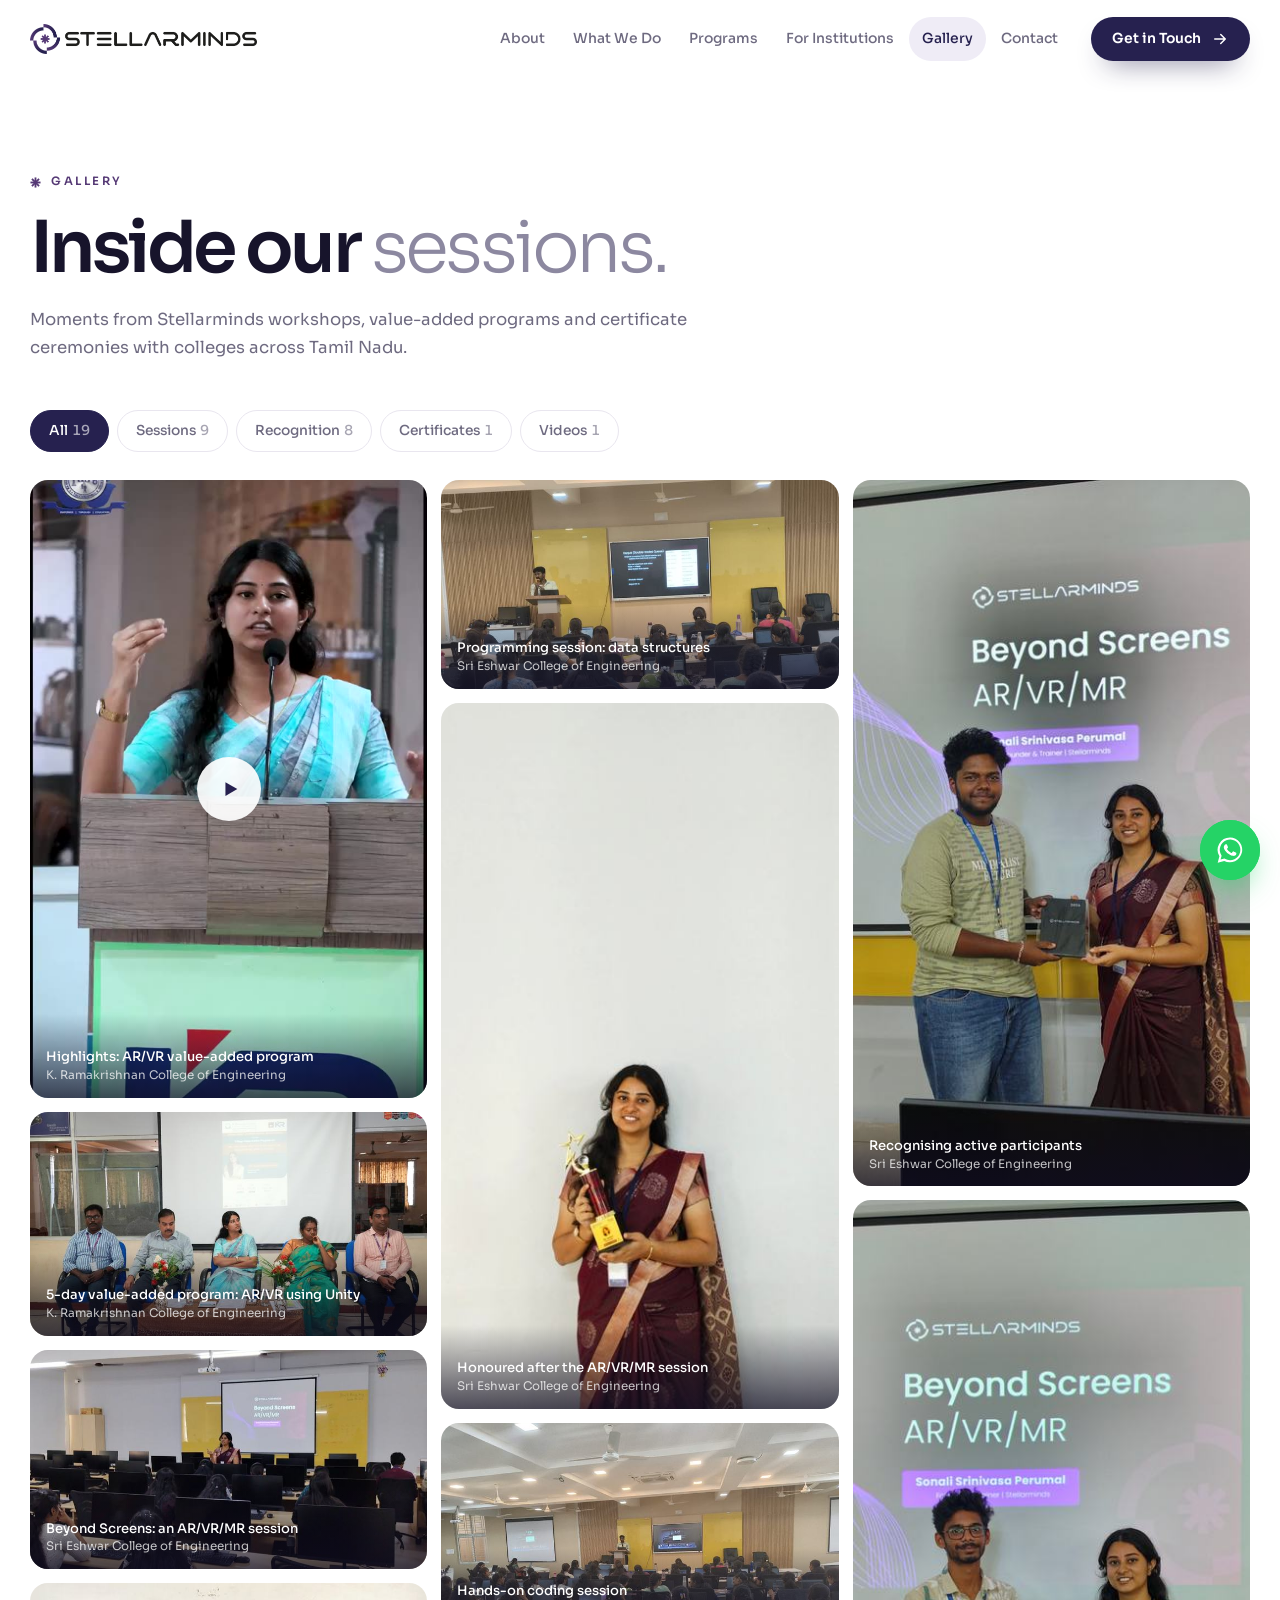
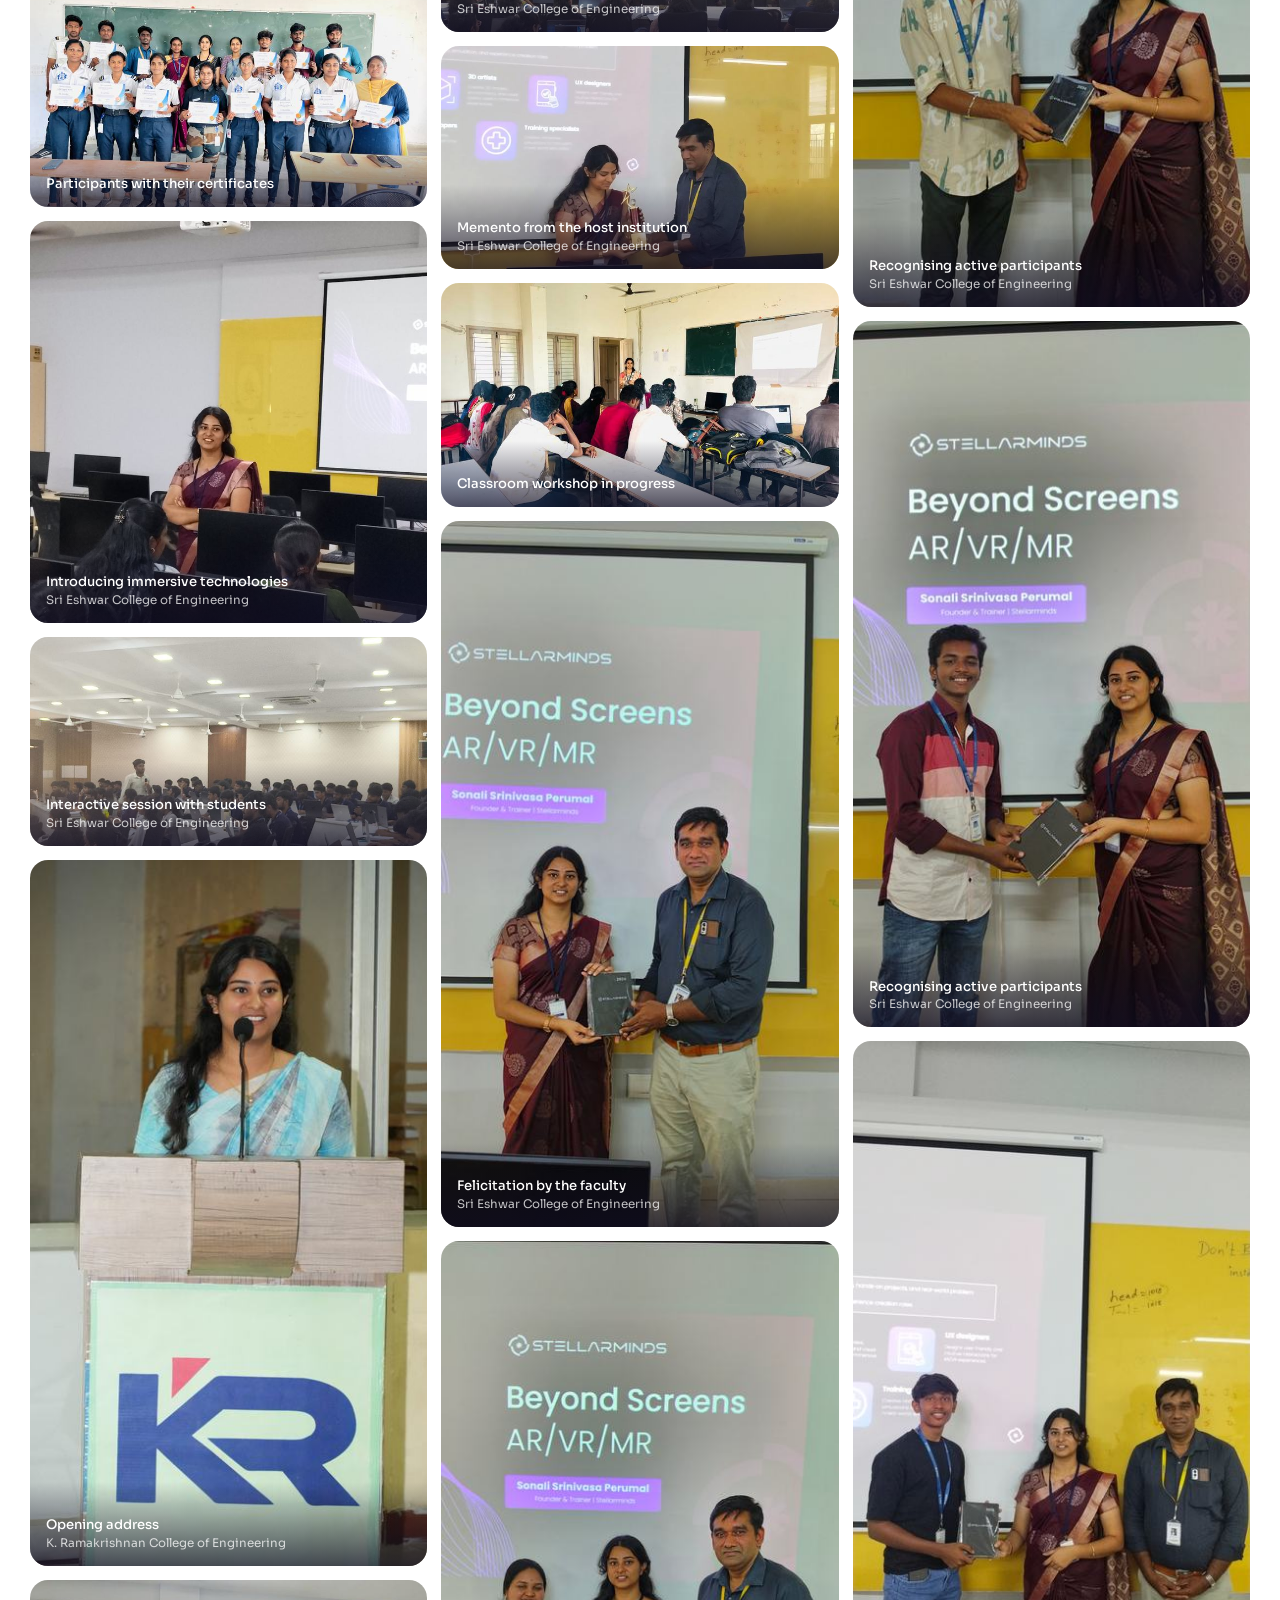
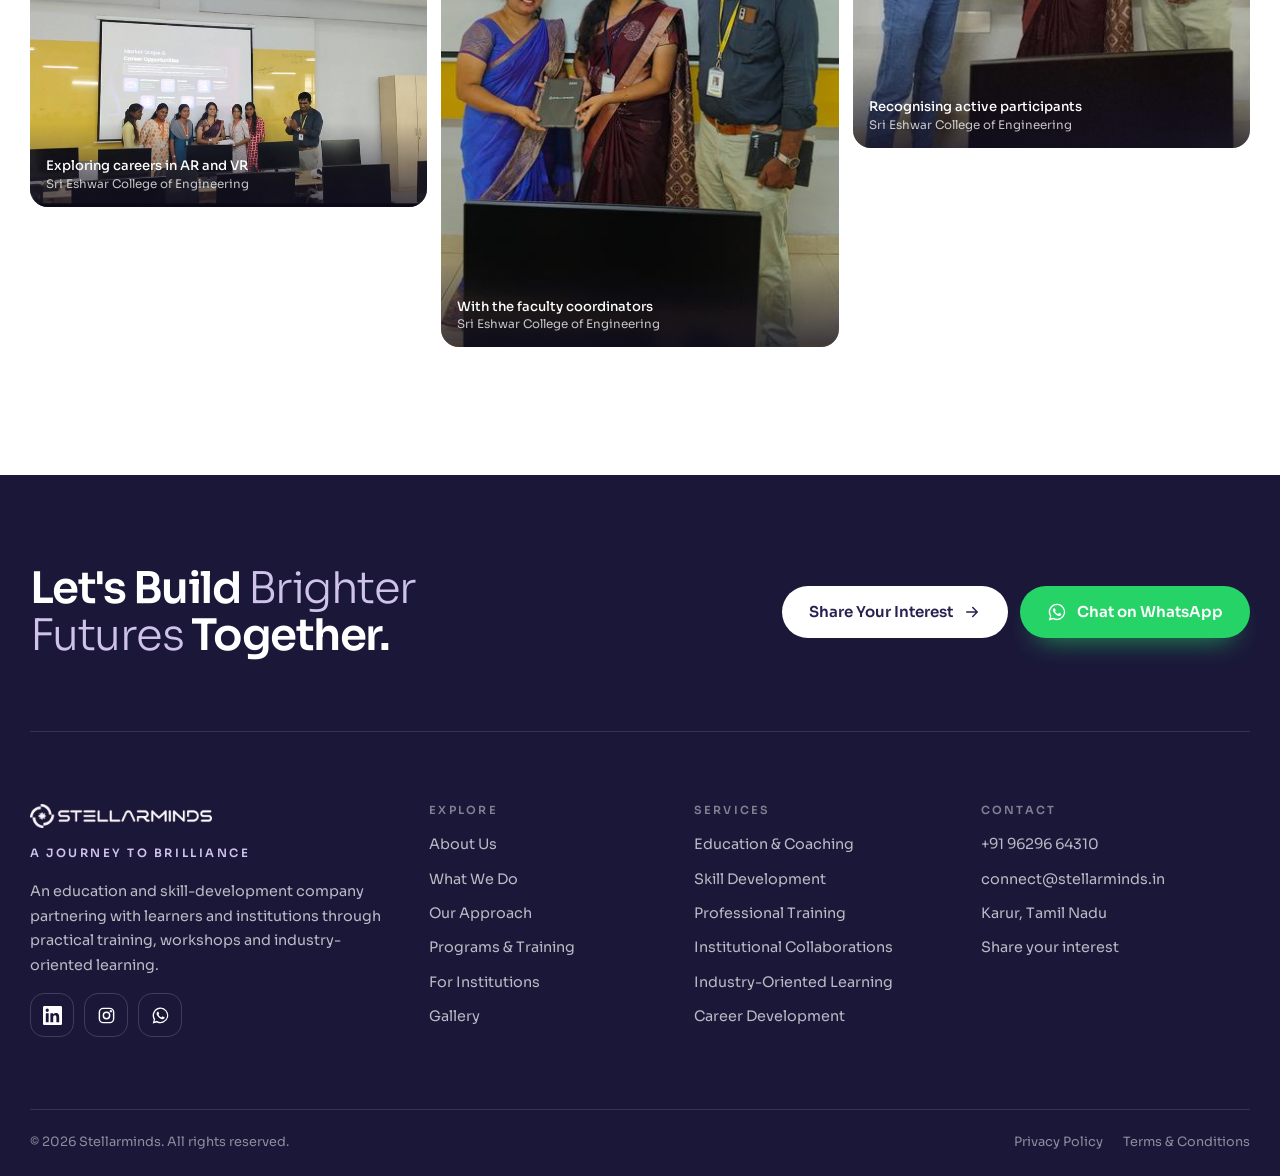
<file: gallery.html>
<!doctype html>
<html lang="en">
<head>
  <meta charset="utf-8">
  <meta name="viewport" content="width=device-width, initial-scale=1, viewport-fit=cover">
  <title>Gallery · Stellarminds</title>
  <meta name="claude:viewport-fit-sides" content="cover">
  <meta name="description" content="Photos and videos from Stellarminds workshops, value-added programs and certificate ceremonies at colleges across Tamil Nadu.">
  <meta name="theme-color" content="#26214F">
  <meta property="og:title" content="Gallery · Stellarminds">
  <meta property="og:description" content="Photos and videos from Stellarminds workshops, value-added programs and certificate ceremonies at colleges across Tamil Nadu.">
  <meta property="og:type" content="website">
  <meta property="og:image" content="assets/og-image.jpg">
  <link rel="icon" type="image/png" href="assets/favicon.png">
  <link rel="apple-touch-icon" href="assets/apple-touch-icon.png">
  <link rel="preconnect" href="https://fonts.googleapis.com">
  <link rel="preconnect" href="https://fonts.gstatic.com" crossorigin>
  <link rel="stylesheet" href="https://fonts.googleapis.com/css2?family=Sora:wght@300;400;500;600;700&display=swap">
  <link rel="stylesheet" href="css/style.css">
</head>
<body data-page="gallery">
<svg class="sprite" aria-hidden="true" focusable="false">
  <symbol id="i-ast" viewBox="0 0 24 24"><g fill="currentColor"><rect x="10" y="1" width="4" height="22"/><rect x="1" y="10" width="22" height="4"/><rect x="10" y="1" width="4" height="22" transform="rotate(45 12 12)"/><rect x="10" y="1" width="4" height="22" transform="rotate(-45 12 12)"/></g></symbol>
  <symbol id="i-arrow" viewBox="0 0 24 24"><path d="M5 12h14M13 6l6 6-6 6" fill="none" stroke="currentColor" stroke-width="2" stroke-linecap="round" stroke-linejoin="round"/></symbol>
  <symbol id="i-left" viewBox="0 0 24 24"><path d="M15 6l-6 6 6 6" fill="none" stroke="currentColor" stroke-width="2" stroke-linecap="round" stroke-linejoin="round"/></symbol>
  <symbol id="i-right" viewBox="0 0 24 24"><path d="M9 6l6 6-6 6" fill="none" stroke="currentColor" stroke-width="2" stroke-linecap="round" stroke-linejoin="round"/></symbol>
  <symbol id="i-check" viewBox="0 0 24 24"><path d="M5 12.5l4.5 4.5L19 7.5" fill="none" stroke="currentColor" stroke-width="2.4" stroke-linecap="round" stroke-linejoin="round"/></symbol>
  <symbol id="i-play" viewBox="0 0 24 24"><path d="M7 4.5v15l13-7.5z" fill="currentColor"/></symbol>
  <symbol id="i-pin" viewBox="0 0 24 24"><g fill="none" stroke="currentColor" stroke-width="1.7" stroke-linecap="round" stroke-linejoin="round"><path d="M12 21s-7-6.2-7-12a7 7 0 0 1 14 0c0 5.8-7 12-7 12z"/><circle cx="12" cy="9" r="2.5"/></g></symbol>
  <symbol id="i-mail" viewBox="0 0 24 24"><g fill="none" stroke="currentColor" stroke-width="1.7" stroke-linecap="round" stroke-linejoin="round"><rect x="3" y="5" width="18" height="14" rx="2"/><path d="m3 7 9 6 9-6"/></g></symbol>
  <symbol id="i-linkedin" viewBox="0 0 24 24"><path fill="currentColor" d="M20.45 20.45h-3.56v-5.57c0-1.33-.02-3.04-1.85-3.04-1.85 0-2.14 1.45-2.14 2.94v5.67H9.35V9h3.41v1.56h.05c.48-.9 1.64-1.85 3.37-1.85 3.6 0 4.27 2.37 4.27 5.46v6.28zM5.34 7.43a2.06 2.06 0 1 1 0-4.13 2.06 2.06 0 0 1 0 4.13zM7.12 20.45H3.56V9h3.56v11.45zM22.22 0H1.77C.79 0 0 .77 0 1.73v20.54C0 23.23.79 24 1.77 24h20.45c.98 0 1.78-.77 1.78-1.73V1.73C24 .77 23.2 0 22.22 0z"/></symbol>
  <symbol id="i-instagram" viewBox="0 0 24 24"><g fill="none" stroke="currentColor" stroke-width="1.8"><rect x="3" y="3" width="18" height="18" rx="5"/><circle cx="12" cy="12" r="4"/><circle cx="17.5" cy="6.5" r=".6" fill="currentColor"/></g></symbol>
  <symbol id="i-wa" viewBox="0 0 24 24"><path fill="currentColor" d="M12.04 2a9.9 9.9 0 0 0-8.5 15l-1.4 5.1 5.24-1.37A9.9 9.9 0 1 0 12.04 2zm0 18.1a8.2 8.2 0 0 1-4.18-1.15l-.3-.18-3.1.82.83-3.03-.2-.31a8.22 8.22 0 1 1 6.95 3.85zm4.5-6.15c-.25-.12-1.46-.72-1.69-.8-.23-.08-.39-.12-.56.12-.16.25-.64.8-.78.97-.14.16-.29.18-.53.06a6.7 6.7 0 0 1-3.32-2.9c-.25-.43.25-.4.71-1.33.08-.16.04-.3-.02-.43l-.76-1.83c-.2-.48-.4-.41-.56-.42h-.48a.92.92 0 0 0-.66.31 2.78 2.78 0 0 0-.87 2.07 4.83 4.83 0 0 0 1.01 2.56 11.05 11.05 0 0 0 4.23 3.74c1.58.68 2.2.74 2.99.62.48-.07 1.46-.6 1.67-1.18.2-.58.2-1.07.14-1.18-.06-.1-.22-.16-.47-.28z"/></symbol>
</svg>
<a class="skip" href="#main">Skip to content</a>
<header class="nav" id="nav">
  <div class="wrap nav-in">
    <a class="brand" href="index.html" aria-label="Stellarminds home"><img src="assets/logo-dark.png" alt="Stellarminds" width="900" height="119"></a>
    <nav aria-label="Main"><ul class="menu" id="menu"><li><a href="index.html#about">About</a></li><li><a href="index.html#services">What We Do</a></li><li><a href="index.html#programs">Programs</a></li><li><a href="index.html#institutions">For Institutions</a></li><li><a href="gallery.html" aria-current="page">Gallery</a></li><li><a href="index.html#contact">Contact</a></li><li class="m-cta"><a href="index.html#contact">Get in Touch</a></li></ul></nav>
    <a class="btn btn-primary nav-cta" href="index.html#contact">Get in Touch <svg class="arr"><use href="#i-arrow"/></svg></a>
    <button class="burger" id="burger" type="button" aria-expanded="false" aria-controls="menu" aria-label="Open menu"><span></span><span></span></button>
  </div>
</header>

<main id="main">
  <section class="g-head">
    <div class="wrap">
      <p class="eyebrow "><svg class="ast"><use href="#i-ast"/></svg>Gallery</p>
      <h1>Inside our <span class="soft">sessions.</span></h1>
      <p>Moments from Stellarminds workshops, value-added programs and certificate ceremonies with colleges across Tamil Nadu.</p>
    </div>
  </section>
  <section class="sec" style="padding-top:0">
    <div class="wrap">
      <div class="filters" id="filters" role="group" aria-label="Filter gallery"></div>
      <div class="masonry" id="masonry"></div>
    </div>
  </section>
</main>
<footer class="footer">
  <div class="wrap">
    <div class="f-cta">
      <h2>Let's Build <span class="soft">Brighter Futures</span> Together.</h2>
      <div class="ctas"><a class="btn btn-light" href="index.html#contact">Share Your Interest <svg class="arr"><use href="#i-arrow"/></svg></a><a class="btn btn-wa" href="https://wa.me/919629664310?text=Hello%20Stellarminds%2C%20I%27d%20like%20to%20know%20more%20about%20your%20programs." target="_blank" rel="noopener"><svg><use href="#i-wa"/></svg>Chat on WhatsApp</a></div>
    </div>
    <div class="f-top">
      <div class="f-brand">
        <img src="assets/logo-light.png" alt="Stellarminds" width="900" height="119">
        <p class="f-tag">A Journey to Brilliance</p>
        <p>An education and skill-development company partnering with learners and institutions through practical training, workshops and industry-oriented learning.</p>
        <div class="socials">
          <a class="soc" href="https://www.linkedin.com/company/stellarmindsedtech" target="_blank" rel="noopener" aria-label="Stellarminds on LinkedIn"><svg><use href="#i-linkedin"/></svg></a>
          <a class="soc" href="https://www.instagram.com/stellarminds.in/" target="_blank" rel="noopener" aria-label="Stellarminds on Instagram"><svg><use href="#i-instagram"/></svg></a>
          <a class="soc" href="https://wa.me/919629664310?text=Hello%20Stellarminds%2C%20I%27d%20like%20to%20know%20more%20about%20your%20programs." target="_blank" rel="noopener" aria-label="Chat with Stellarminds on WhatsApp"><svg><use href="#i-wa"/></svg></a>
        </div>
      </div>
      <div class="f-col"><h4>Explore</h4><ul>
        <li><a href="index.html#about">About Us</a></li><li><a href="index.html#services">What We Do</a></li><li><a href="index.html#approach">Our Approach</a></li>
        <li><a href="index.html#programs">Programs &amp; Training</a></li><li><a href="index.html#institutions">For Institutions</a></li><li><a href="gallery.html">Gallery</a></li></ul></div>
      <div class="f-col"><h4>Services</h4><ul>
        <li><a href="index.html#services">Education &amp; Coaching</a></li><li><a href="index.html#services">Skill Development</a></li><li><a href="index.html#services">Professional Training</a></li>
        <li><a href="index.html#services">Institutional Collaborations</a></li><li><a href="index.html#services">Industry-Oriented Learning</a></li><li><a href="index.html#services">Career Development</a></li></ul></div>
      <div class="f-col"><h4>Contact</h4><ul>
        <li><a href="https://wa.me/919629664310?text=Hello%20Stellarminds%2C%20I%27d%20like%20to%20know%20more%20about%20your%20programs." target="_blank" rel="noopener">+91 96296 64310</a></li>
        <li><a href="mailto:connect@stellarminds.in">connect@stellarminds.in</a></li>
        <li>Karur, Tamil Nadu</li>
        <li><a href="index.html#contact">Share your interest</a></li></ul></div>
    </div>
    <div class="f-bot">
      <span>© <span data-year>2026</span> Stellarminds. All rights reserved.</span>
      <nav aria-label="Legal"><a href="privacy.html">Privacy Policy</a><a href="terms.html">Terms &amp; Conditions</a></nav>
    </div>
  </div>
</footer>
<a class="wa-fab" href="https://wa.me/919629664310?text=Hello%20Stellarminds%2C%20I%27d%20like%20to%20know%20more%20about%20your%20programs." target="_blank" rel="noopener" aria-label="Chat with Stellarminds on WhatsApp"><svg><use href="#i-wa"/></svg></a>
<dialog class="lightbox" id="lightbox" aria-label="Photo viewer">
  <div class="lb-in">
    <button class="lb-close" type="button" data-lb="close" aria-label="Close viewer">×</button>
    <div class="lb-stage" id="lb-stage"></div>
    <button class="lb-btn lb-prev" type="button" data-lb="prev" aria-label="Previous"><svg><use href="#i-left"/></svg></button>
    <button class="lb-btn lb-next" type="button" data-lb="next" aria-label="Next"><svg><use href="#i-right"/></svg></button>
    <div class="lb-bar"><div class="lb-cap" id="lb-cap"></div><span class="lb-count" id="lb-count"></span></div>
  </div>
</dialog>
<script src="js/main.js"></script>
</body>
</html>
</file>
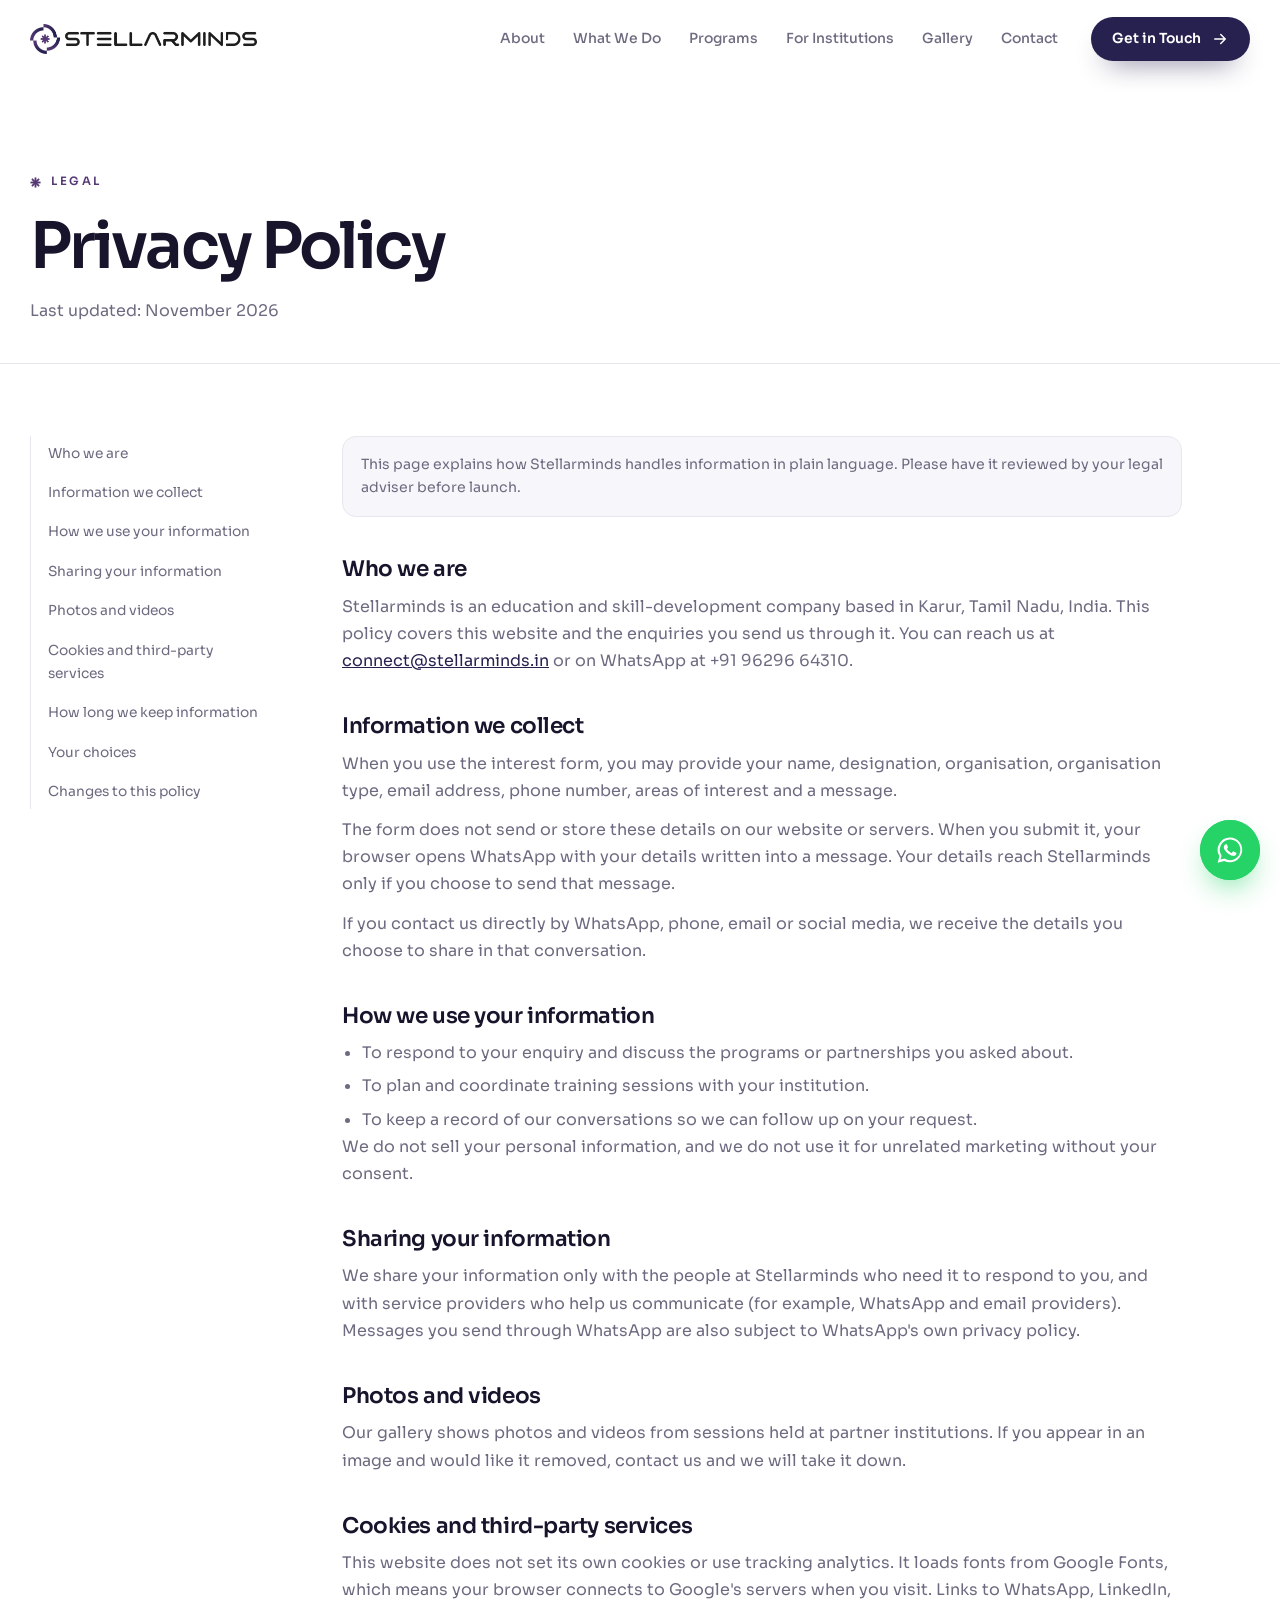
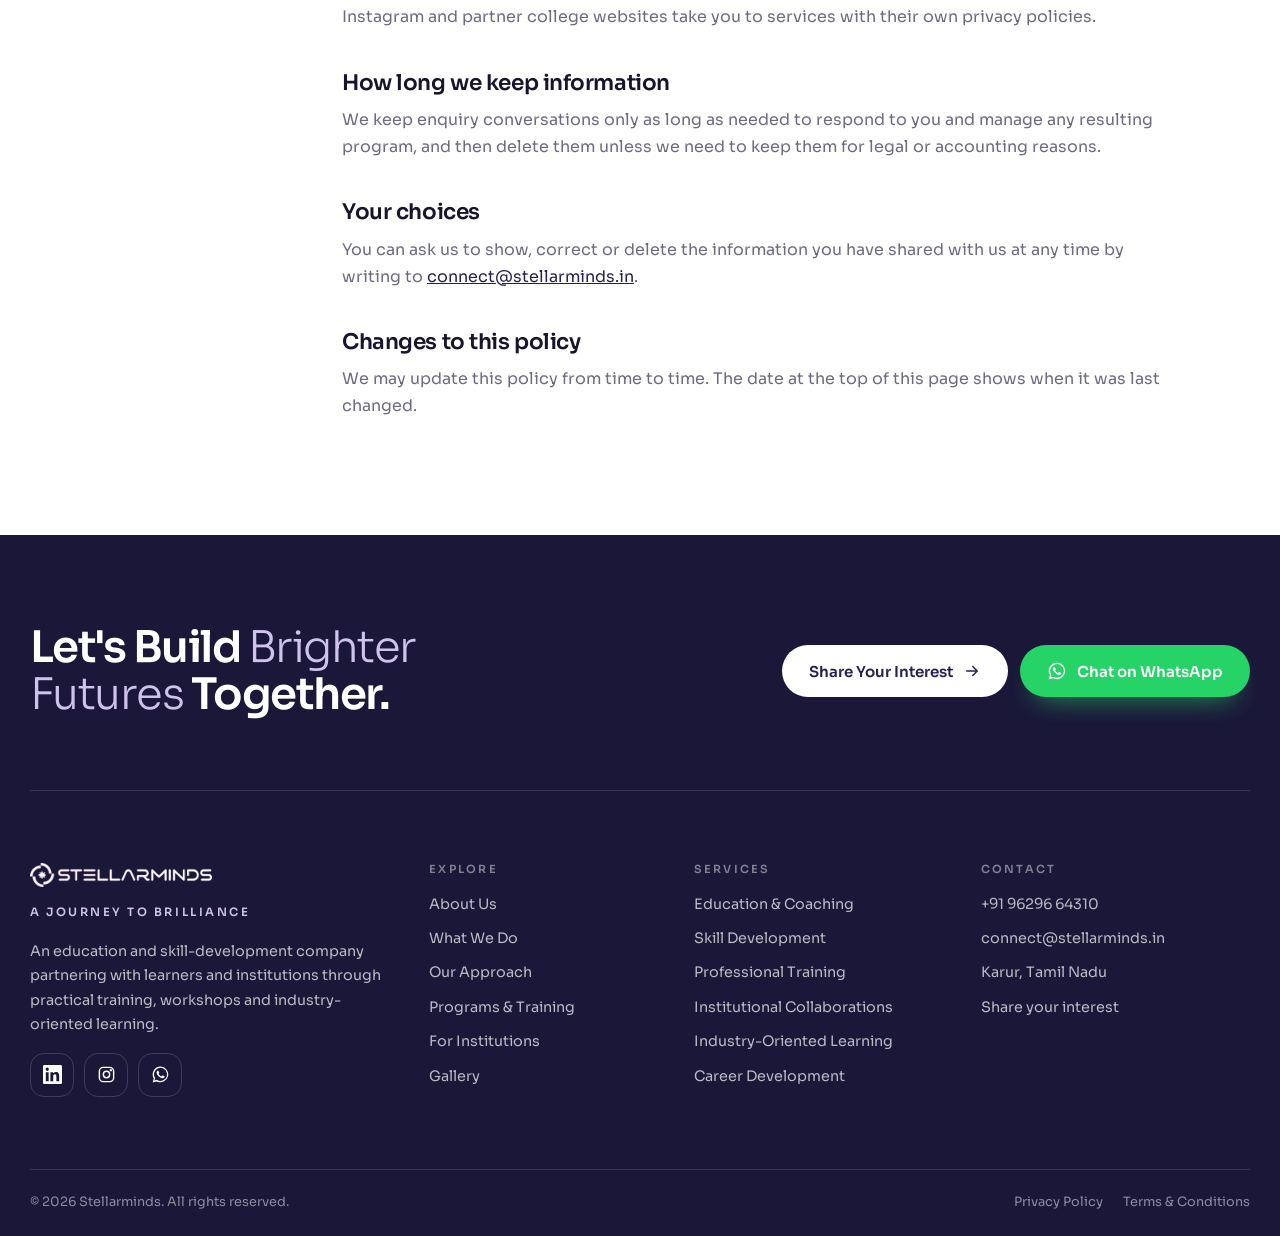
<file: privacy.html>
<!doctype html>
<html lang="en">
<head>
  <meta charset="utf-8">
  <meta name="viewport" content="width=device-width, initial-scale=1, viewport-fit=cover">
  <title>Privacy Policy · Stellarminds</title>
  <meta name="claude:viewport-fit-sides" content="cover">
  <meta name="description" content="How Stellarminds collects, uses and protects the information you share with us.">
  <meta name="theme-color" content="#26214F">
  <meta property="og:title" content="Privacy Policy · Stellarminds">
  <meta property="og:description" content="How Stellarminds collects, uses and protects the information you share with us.">
  <meta property="og:type" content="website">
  <meta property="og:image" content="assets/og-image.jpg">
  <link rel="icon" type="image/png" href="assets/favicon.png">
  <link rel="apple-touch-icon" href="assets/apple-touch-icon.png">
  <link rel="preconnect" href="https://fonts.googleapis.com">
  <link rel="preconnect" href="https://fonts.gstatic.com" crossorigin>
  <link rel="stylesheet" href="https://fonts.googleapis.com/css2?family=Sora:wght@300;400;500;600;700&display=swap">
  <link rel="stylesheet" href="css/style.css">
</head>
<body data-page="privacy">
<svg class="sprite" aria-hidden="true" focusable="false">
  <symbol id="i-ast" viewBox="0 0 24 24"><g fill="currentColor"><rect x="10" y="1" width="4" height="22"/><rect x="1" y="10" width="22" height="4"/><rect x="10" y="1" width="4" height="22" transform="rotate(45 12 12)"/><rect x="10" y="1" width="4" height="22" transform="rotate(-45 12 12)"/></g></symbol>
  <symbol id="i-arrow" viewBox="0 0 24 24"><path d="M5 12h14M13 6l6 6-6 6" fill="none" stroke="currentColor" stroke-width="2" stroke-linecap="round" stroke-linejoin="round"/></symbol>
  <symbol id="i-left" viewBox="0 0 24 24"><path d="M15 6l-6 6 6 6" fill="none" stroke="currentColor" stroke-width="2" stroke-linecap="round" stroke-linejoin="round"/></symbol>
  <symbol id="i-right" viewBox="0 0 24 24"><path d="M9 6l6 6-6 6" fill="none" stroke="currentColor" stroke-width="2" stroke-linecap="round" stroke-linejoin="round"/></symbol>
  <symbol id="i-check" viewBox="0 0 24 24"><path d="M5 12.5l4.5 4.5L19 7.5" fill="none" stroke="currentColor" stroke-width="2.4" stroke-linecap="round" stroke-linejoin="round"/></symbol>
  <symbol id="i-play" viewBox="0 0 24 24"><path d="M7 4.5v15l13-7.5z" fill="currentColor"/></symbol>
  <symbol id="i-pin" viewBox="0 0 24 24"><g fill="none" stroke="currentColor" stroke-width="1.7" stroke-linecap="round" stroke-linejoin="round"><path d="M12 21s-7-6.2-7-12a7 7 0 0 1 14 0c0 5.8-7 12-7 12z"/><circle cx="12" cy="9" r="2.5"/></g></symbol>
  <symbol id="i-mail" viewBox="0 0 24 24"><g fill="none" stroke="currentColor" stroke-width="1.7" stroke-linecap="round" stroke-linejoin="round"><rect x="3" y="5" width="18" height="14" rx="2"/><path d="m3 7 9 6 9-6"/></g></symbol>
  <symbol id="i-linkedin" viewBox="0 0 24 24"><path fill="currentColor" d="M20.45 20.45h-3.56v-5.57c0-1.33-.02-3.04-1.85-3.04-1.85 0-2.14 1.45-2.14 2.94v5.67H9.35V9h3.41v1.56h.05c.48-.9 1.64-1.85 3.37-1.85 3.6 0 4.27 2.37 4.27 5.46v6.28zM5.34 7.43a2.06 2.06 0 1 1 0-4.13 2.06 2.06 0 0 1 0 4.13zM7.12 20.45H3.56V9h3.56v11.45zM22.22 0H1.77C.79 0 0 .77 0 1.73v20.54C0 23.23.79 24 1.77 24h20.45c.98 0 1.78-.77 1.78-1.73V1.73C24 .77 23.2 0 22.22 0z"/></symbol>
  <symbol id="i-instagram" viewBox="0 0 24 24"><g fill="none" stroke="currentColor" stroke-width="1.8"><rect x="3" y="3" width="18" height="18" rx="5"/><circle cx="12" cy="12" r="4"/><circle cx="17.5" cy="6.5" r=".6" fill="currentColor"/></g></symbol>
  <symbol id="i-wa" viewBox="0 0 24 24"><path fill="currentColor" d="M12.04 2a9.9 9.9 0 0 0-8.5 15l-1.4 5.1 5.24-1.37A9.9 9.9 0 1 0 12.04 2zm0 18.1a8.2 8.2 0 0 1-4.18-1.15l-.3-.18-3.1.82.83-3.03-.2-.31a8.22 8.22 0 1 1 6.95 3.85zm4.5-6.15c-.25-.12-1.46-.72-1.69-.8-.23-.08-.39-.12-.56.12-.16.25-.64.8-.78.97-.14.16-.29.18-.53.06a6.7 6.7 0 0 1-3.32-2.9c-.25-.43.25-.4.71-1.33.08-.16.04-.3-.02-.43l-.76-1.83c-.2-.48-.4-.41-.56-.42h-.48a.92.92 0 0 0-.66.31 2.78 2.78 0 0 0-.87 2.07 4.83 4.83 0 0 0 1.01 2.56 11.05 11.05 0 0 0 4.23 3.74c1.58.68 2.2.74 2.99.62.48-.07 1.46-.6 1.67-1.18.2-.58.2-1.07.14-1.18-.06-.1-.22-.16-.47-.28z"/></symbol>
</svg>
<a class="skip" href="#main">Skip to content</a>
<header class="nav" id="nav">
  <div class="wrap nav-in">
    <a class="brand" href="index.html" aria-label="Stellarminds home"><img src="assets/logo-dark.png" alt="Stellarminds" width="900" height="119"></a>
    <nav aria-label="Main"><ul class="menu" id="menu"><li><a href="index.html#about">About</a></li><li><a href="index.html#services">What We Do</a></li><li><a href="index.html#programs">Programs</a></li><li><a href="index.html#institutions">For Institutions</a></li><li><a href="gallery.html">Gallery</a></li><li><a href="index.html#contact">Contact</a></li><li class="m-cta"><a href="index.html#contact">Get in Touch</a></li></ul></nav>
    <a class="btn btn-primary nav-cta" href="index.html#contact">Get in Touch <svg class="arr"><use href="#i-arrow"/></svg></a>
    <button class="burger" id="burger" type="button" aria-expanded="false" aria-controls="menu" aria-label="Open menu"><span></span><span></span></button>
  </div>
</header>

<main id="main">
  <section class="legal-head"><div class="wrap"><p class="eyebrow "><svg class="ast"><use href="#i-ast"/></svg>Legal</p><h1>Privacy Policy</h1><p>Last updated: November 2026</p></div></section>
  <div class="wrap legal">
    <nav class="toc" aria-label="On this page"><ol><li><a href="#who">Who we are</a></li><li><a href="#collect">Information we collect</a></li><li><a href="#use">How we use your information</a></li><li><a href="#share">Sharing your information</a></li><li><a href="#media">Photos and videos</a></li><li><a href="#cookies">Cookies and third-party services</a></li><li><a href="#retention">How long we keep information</a></li><li><a href="#rights">Your choices</a></li><li><a href="#changes">Changes to this policy</a></li></ol></nav>
    <article class="prose">
      <p class="note">This page explains how Stellarminds handles information in plain language. Please have it reviewed by your legal adviser before launch.</p>
      <h2 id="who">Who we are</h2><p>Stellarminds is an education and skill-development company based in Karur, Tamil Nadu, India. This policy covers this website and the enquiries you send us through it. You can reach us at <a href="mailto:connect@stellarminds.in">connect@stellarminds.in</a> or on WhatsApp at +91 96296 64310.</p><h2 id="collect">Information we collect</h2><p>When you use the interest form, you may provide your name, designation, organisation, organisation type, email address, phone number, areas of interest and a message.</p><p>The form does not send or store these details on our website or servers. When you submit it, your browser opens WhatsApp with your details written into a message. Your details reach Stellarminds only if you choose to send that message.</p><p>If you contact us directly by WhatsApp, phone, email or social media, we receive the details you choose to share in that conversation.</p><h2 id="use">How we use your information</h2><ul><li>To respond to your enquiry and discuss the programs or partnerships you asked about.</li><li>To plan and coordinate training sessions with your institution.</li><li>To keep a record of our conversations so we can follow up on your request.</li></ul><p>We do not sell your personal information, and we do not use it for unrelated marketing without your consent.</p><h2 id="share">Sharing your information</h2><p>We share your information only with the people at Stellarminds who need it to respond to you, and with service providers who help us communicate (for example, WhatsApp and email providers). Messages you send through WhatsApp are also subject to WhatsApp's own privacy policy.</p><h2 id="media">Photos and videos</h2><p>Our gallery shows photos and videos from sessions held at partner institutions. If you appear in an image and would like it removed, contact us and we will take it down.</p><h2 id="cookies">Cookies and third-party services</h2><p>This website does not set its own cookies or use tracking analytics. It loads fonts from Google Fonts, which means your browser connects to Google's servers when you visit. Links to WhatsApp, LinkedIn, Instagram and partner college websites take you to services with their own privacy policies.</p><h2 id="retention">How long we keep information</h2><p>We keep enquiry conversations only as long as needed to respond to you and manage any resulting program, and then delete them unless we need to keep them for legal or accounting reasons.</p><h2 id="rights">Your choices</h2><p>You can ask us to show, correct or delete the information you have shared with us at any time by writing to <a href="mailto:connect@stellarminds.in">connect@stellarminds.in</a>.</p><h2 id="changes">Changes to this policy</h2><p>We may update this policy from time to time. The date at the top of this page shows when it was last changed.</p>
    </article>
  </div>
</main>
<footer class="footer">
  <div class="wrap">
    <div class="f-cta">
      <h2>Let's Build <span class="soft">Brighter Futures</span> Together.</h2>
      <div class="ctas"><a class="btn btn-light" href="index.html#contact">Share Your Interest <svg class="arr"><use href="#i-arrow"/></svg></a><a class="btn btn-wa" href="https://wa.me/919629664310?text=Hello%20Stellarminds%2C%20I%27d%20like%20to%20know%20more%20about%20your%20programs." target="_blank" rel="noopener"><svg><use href="#i-wa"/></svg>Chat on WhatsApp</a></div>
    </div>
    <div class="f-top">
      <div class="f-brand">
        <img src="assets/logo-light.png" alt="Stellarminds" width="900" height="119">
        <p class="f-tag">A Journey to Brilliance</p>
        <p>An education and skill-development company partnering with learners and institutions through practical training, workshops and industry-oriented learning.</p>
        <div class="socials">
          <a class="soc" href="https://www.linkedin.com/company/stellarmindsedtech" target="_blank" rel="noopener" aria-label="Stellarminds on LinkedIn"><svg><use href="#i-linkedin"/></svg></a>
          <a class="soc" href="https://www.instagram.com/stellarminds.in/" target="_blank" rel="noopener" aria-label="Stellarminds on Instagram"><svg><use href="#i-instagram"/></svg></a>
          <a class="soc" href="https://wa.me/919629664310?text=Hello%20Stellarminds%2C%20I%27d%20like%20to%20know%20more%20about%20your%20programs." target="_blank" rel="noopener" aria-label="Chat with Stellarminds on WhatsApp"><svg><use href="#i-wa"/></svg></a>
        </div>
      </div>
      <div class="f-col"><h4>Explore</h4><ul>
        <li><a href="index.html#about">About Us</a></li><li><a href="index.html#services">What We Do</a></li><li><a href="index.html#approach">Our Approach</a></li>
        <li><a href="index.html#programs">Programs &amp; Training</a></li><li><a href="index.html#institutions">For Institutions</a></li><li><a href="gallery.html">Gallery</a></li></ul></div>
      <div class="f-col"><h4>Services</h4><ul>
        <li><a href="index.html#services">Education &amp; Coaching</a></li><li><a href="index.html#services">Skill Development</a></li><li><a href="index.html#services">Professional Training</a></li>
        <li><a href="index.html#services">Institutional Collaborations</a></li><li><a href="index.html#services">Industry-Oriented Learning</a></li><li><a href="index.html#services">Career Development</a></li></ul></div>
      <div class="f-col"><h4>Contact</h4><ul>
        <li><a href="https://wa.me/919629664310?text=Hello%20Stellarminds%2C%20I%27d%20like%20to%20know%20more%20about%20your%20programs." target="_blank" rel="noopener">+91 96296 64310</a></li>
        <li><a href="mailto:connect@stellarminds.in">connect@stellarminds.in</a></li>
        <li>Karur, Tamil Nadu</li>
        <li><a href="index.html#contact">Share your interest</a></li></ul></div>
    </div>
    <div class="f-bot">
      <span>© <span data-year>2026</span> Stellarminds. All rights reserved.</span>
      <nav aria-label="Legal"><a href="privacy.html">Privacy Policy</a><a href="terms.html">Terms &amp; Conditions</a></nav>
    </div>
  </div>
</footer>
<a class="wa-fab" href="https://wa.me/919629664310?text=Hello%20Stellarminds%2C%20I%27d%20like%20to%20know%20more%20about%20your%20programs." target="_blank" rel="noopener" aria-label="Chat with Stellarminds on WhatsApp"><svg><use href="#i-wa"/></svg></a>
<script src="js/main.js"></script>
</body>
</html>
</file>
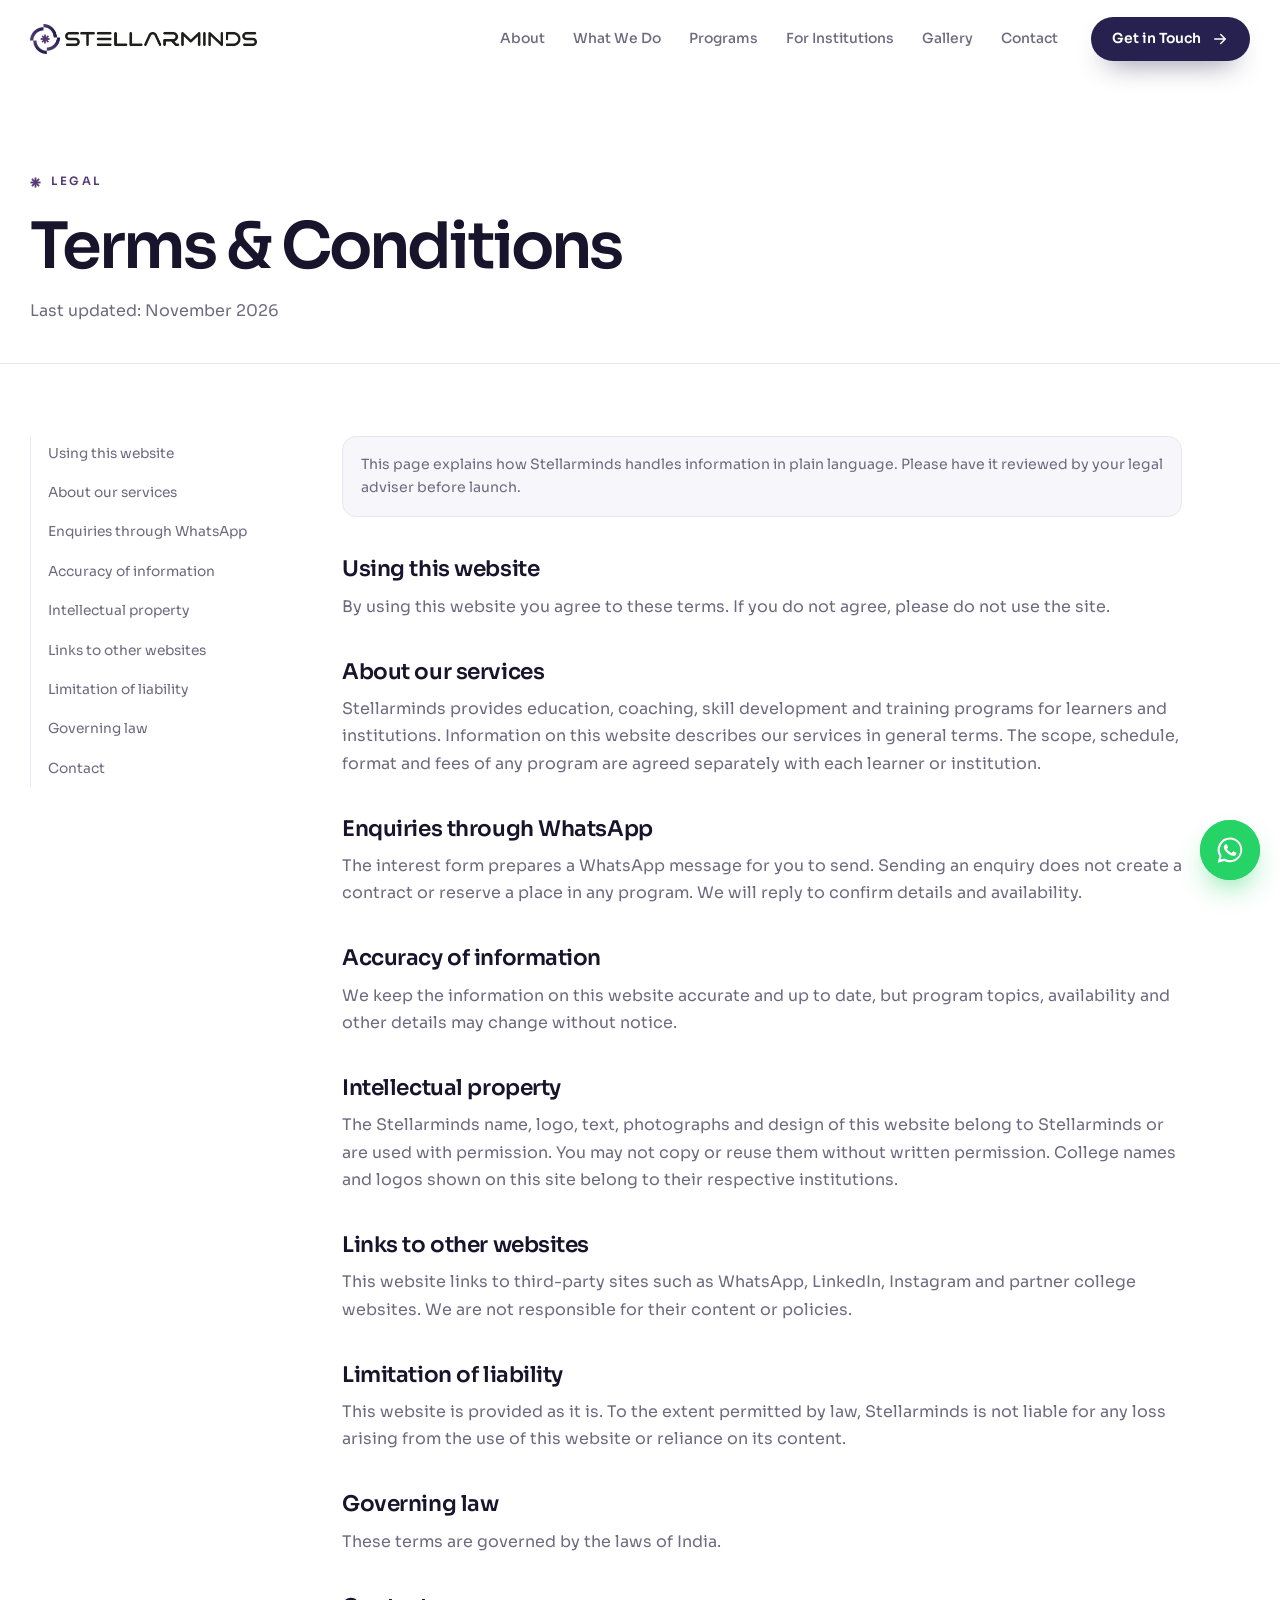
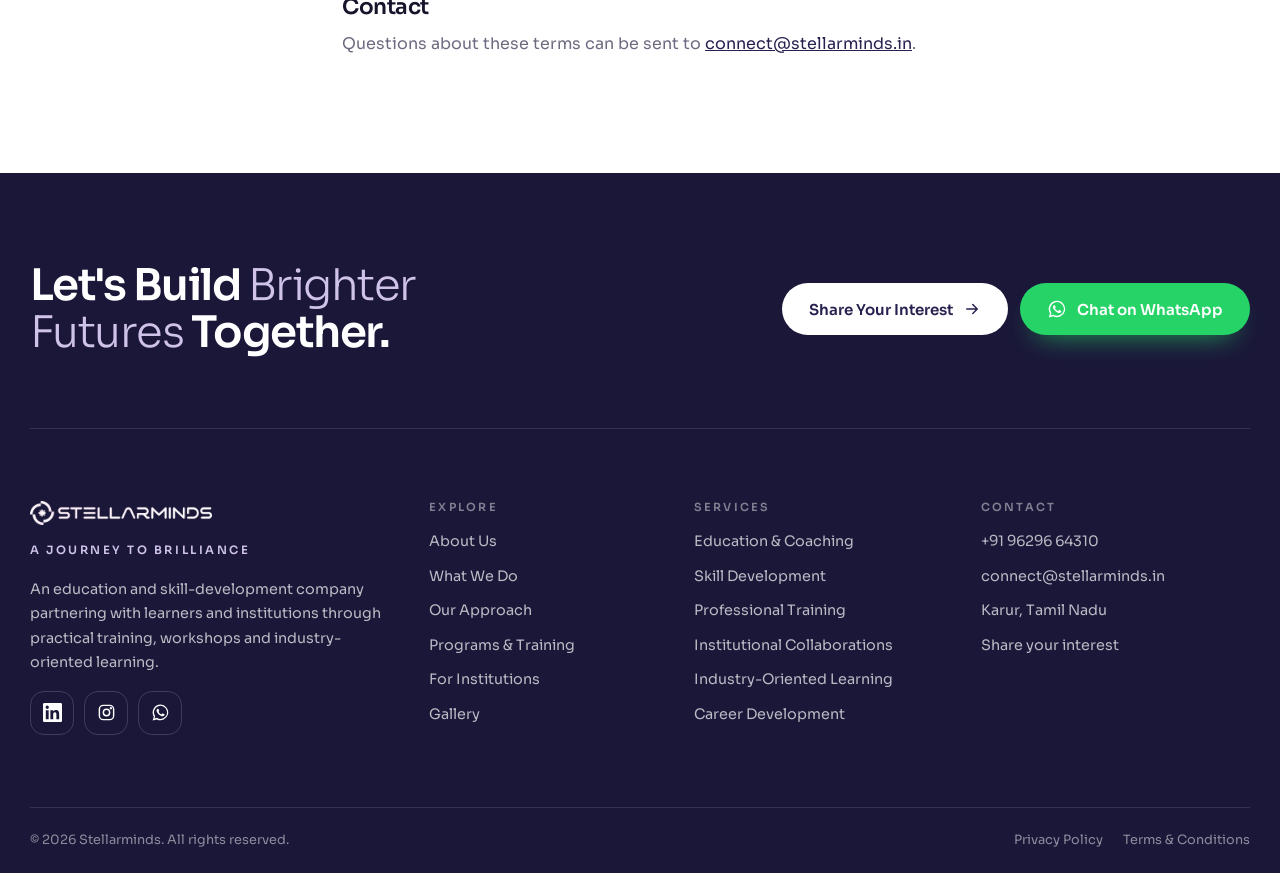
<file: terms.html>
<!doctype html>
<html lang="en">
<head>
  <meta charset="utf-8">
  <meta name="viewport" content="width=device-width, initial-scale=1, viewport-fit=cover">
  <title>Terms &amp; Conditions · Stellarminds</title>
  <meta name="claude:viewport-fit-sides" content="cover">
  <meta name="description" content="The terms that apply when you use the Stellarminds website.">
  <meta name="theme-color" content="#26214F">
  <meta property="og:title" content="Terms &amp; Conditions · Stellarminds">
  <meta property="og:description" content="The terms that apply when you use the Stellarminds website.">
  <meta property="og:type" content="website">
  <meta property="og:image" content="assets/og-image.jpg">
  <link rel="icon" type="image/png" href="assets/favicon.png">
  <link rel="apple-touch-icon" href="assets/apple-touch-icon.png">
  <link rel="preconnect" href="https://fonts.googleapis.com">
  <link rel="preconnect" href="https://fonts.gstatic.com" crossorigin>
  <link rel="stylesheet" href="https://fonts.googleapis.com/css2?family=Sora:wght@300;400;500;600;700&display=swap">
  <link rel="stylesheet" href="css/style.css">
</head>
<body data-page="terms">
<svg class="sprite" aria-hidden="true" focusable="false">
  <symbol id="i-ast" viewBox="0 0 24 24"><g fill="currentColor"><rect x="10" y="1" width="4" height="22"/><rect x="1" y="10" width="22" height="4"/><rect x="10" y="1" width="4" height="22" transform="rotate(45 12 12)"/><rect x="10" y="1" width="4" height="22" transform="rotate(-45 12 12)"/></g></symbol>
  <symbol id="i-arrow" viewBox="0 0 24 24"><path d="M5 12h14M13 6l6 6-6 6" fill="none" stroke="currentColor" stroke-width="2" stroke-linecap="round" stroke-linejoin="round"/></symbol>
  <symbol id="i-left" viewBox="0 0 24 24"><path d="M15 6l-6 6 6 6" fill="none" stroke="currentColor" stroke-width="2" stroke-linecap="round" stroke-linejoin="round"/></symbol>
  <symbol id="i-right" viewBox="0 0 24 24"><path d="M9 6l6 6-6 6" fill="none" stroke="currentColor" stroke-width="2" stroke-linecap="round" stroke-linejoin="round"/></symbol>
  <symbol id="i-check" viewBox="0 0 24 24"><path d="M5 12.5l4.5 4.5L19 7.5" fill="none" stroke="currentColor" stroke-width="2.4" stroke-linecap="round" stroke-linejoin="round"/></symbol>
  <symbol id="i-play" viewBox="0 0 24 24"><path d="M7 4.5v15l13-7.5z" fill="currentColor"/></symbol>
  <symbol id="i-pin" viewBox="0 0 24 24"><g fill="none" stroke="currentColor" stroke-width="1.7" stroke-linecap="round" stroke-linejoin="round"><path d="M12 21s-7-6.2-7-12a7 7 0 0 1 14 0c0 5.8-7 12-7 12z"/><circle cx="12" cy="9" r="2.5"/></g></symbol>
  <symbol id="i-mail" viewBox="0 0 24 24"><g fill="none" stroke="currentColor" stroke-width="1.7" stroke-linecap="round" stroke-linejoin="round"><rect x="3" y="5" width="18" height="14" rx="2"/><path d="m3 7 9 6 9-6"/></g></symbol>
  <symbol id="i-linkedin" viewBox="0 0 24 24"><path fill="currentColor" d="M20.45 20.45h-3.56v-5.57c0-1.33-.02-3.04-1.85-3.04-1.85 0-2.14 1.45-2.14 2.94v5.67H9.35V9h3.41v1.56h.05c.48-.9 1.64-1.85 3.37-1.85 3.6 0 4.27 2.37 4.27 5.46v6.28zM5.34 7.43a2.06 2.06 0 1 1 0-4.13 2.06 2.06 0 0 1 0 4.13zM7.12 20.45H3.56V9h3.56v11.45zM22.22 0H1.77C.79 0 0 .77 0 1.73v20.54C0 23.23.79 24 1.77 24h20.45c.98 0 1.78-.77 1.78-1.73V1.73C24 .77 23.2 0 22.22 0z"/></symbol>
  <symbol id="i-instagram" viewBox="0 0 24 24"><g fill="none" stroke="currentColor" stroke-width="1.8"><rect x="3" y="3" width="18" height="18" rx="5"/><circle cx="12" cy="12" r="4"/><circle cx="17.5" cy="6.5" r=".6" fill="currentColor"/></g></symbol>
  <symbol id="i-wa" viewBox="0 0 24 24"><path fill="currentColor" d="M12.04 2a9.9 9.9 0 0 0-8.5 15l-1.4 5.1 5.24-1.37A9.9 9.9 0 1 0 12.04 2zm0 18.1a8.2 8.2 0 0 1-4.18-1.15l-.3-.18-3.1.82.83-3.03-.2-.31a8.22 8.22 0 1 1 6.95 3.85zm4.5-6.15c-.25-.12-1.46-.72-1.69-.8-.23-.08-.39-.12-.56.12-.16.25-.64.8-.78.97-.14.16-.29.18-.53.06a6.7 6.7 0 0 1-3.32-2.9c-.25-.43.25-.4.71-1.33.08-.16.04-.3-.02-.43l-.76-1.83c-.2-.48-.4-.41-.56-.42h-.48a.92.92 0 0 0-.66.31 2.78 2.78 0 0 0-.87 2.07 4.83 4.83 0 0 0 1.01 2.56 11.05 11.05 0 0 0 4.23 3.74c1.58.68 2.2.74 2.99.62.48-.07 1.46-.6 1.67-1.18.2-.58.2-1.07.14-1.18-.06-.1-.22-.16-.47-.28z"/></symbol>
</svg>
<a class="skip" href="#main">Skip to content</a>
<header class="nav" id="nav">
  <div class="wrap nav-in">
    <a class="brand" href="index.html" aria-label="Stellarminds home"><img src="assets/logo-dark.png" alt="Stellarminds" width="900" height="119"></a>
    <nav aria-label="Main"><ul class="menu" id="menu"><li><a href="index.html#about">About</a></li><li><a href="index.html#services">What We Do</a></li><li><a href="index.html#programs">Programs</a></li><li><a href="index.html#institutions">For Institutions</a></li><li><a href="gallery.html">Gallery</a></li><li><a href="index.html#contact">Contact</a></li><li class="m-cta"><a href="index.html#contact">Get in Touch</a></li></ul></nav>
    <a class="btn btn-primary nav-cta" href="index.html#contact">Get in Touch <svg class="arr"><use href="#i-arrow"/></svg></a>
    <button class="burger" id="burger" type="button" aria-expanded="false" aria-controls="menu" aria-label="Open menu"><span></span><span></span></button>
  </div>
</header>

<main id="main">
  <section class="legal-head"><div class="wrap"><p class="eyebrow "><svg class="ast"><use href="#i-ast"/></svg>Legal</p><h1>Terms &amp; Conditions</h1><p>Last updated: November 2026</p></div></section>
  <div class="wrap legal">
    <nav class="toc" aria-label="On this page"><ol><li><a href="#accept">Using this website</a></li><li><a href="#about">About our services</a></li><li><a href="#enquiries">Enquiries through WhatsApp</a></li><li><a href="#accuracy">Accuracy of information</a></li><li><a href="#ip">Intellectual property</a></li><li><a href="#links">Links to other websites</a></li><li><a href="#liability">Limitation of liability</a></li><li><a href="#law">Governing law</a></li><li><a href="#contact">Contact</a></li></ol></nav>
    <article class="prose">
      <p class="note">This page explains how Stellarminds handles information in plain language. Please have it reviewed by your legal adviser before launch.</p>
      <h2 id="accept">Using this website</h2><p>By using this website you agree to these terms. If you do not agree, please do not use the site.</p><h2 id="about">About our services</h2><p>Stellarminds provides education, coaching, skill development and training programs for learners and institutions. Information on this website describes our services in general terms. The scope, schedule, format and fees of any program are agreed separately with each learner or institution.</p><h2 id="enquiries">Enquiries through WhatsApp</h2><p>The interest form prepares a WhatsApp message for you to send. Sending an enquiry does not create a contract or reserve a place in any program. We will reply to confirm details and availability.</p><h2 id="accuracy">Accuracy of information</h2><p>We keep the information on this website accurate and up to date, but program topics, availability and other details may change without notice.</p><h2 id="ip">Intellectual property</h2><p>The Stellarminds name, logo, text, photographs and design of this website belong to Stellarminds or are used with permission. You may not copy or reuse them without written permission. College names and logos shown on this site belong to their respective institutions.</p><h2 id="links">Links to other websites</h2><p>This website links to third-party sites such as WhatsApp, LinkedIn, Instagram and partner college websites. We are not responsible for their content or policies.</p><h2 id="liability">Limitation of liability</h2><p>This website is provided as it is. To the extent permitted by law, Stellarminds is not liable for any loss arising from the use of this website or reliance on its content.</p><h2 id="law">Governing law</h2><p>These terms are governed by the laws of India.</p><h2 id="contact">Contact</h2><p>Questions about these terms can be sent to <a href="mailto:connect@stellarminds.in">connect@stellarminds.in</a>.</p>
    </article>
  </div>
</main>
<footer class="footer">
  <div class="wrap">
    <div class="f-cta">
      <h2>Let's Build <span class="soft">Brighter Futures</span> Together.</h2>
      <div class="ctas"><a class="btn btn-light" href="index.html#contact">Share Your Interest <svg class="arr"><use href="#i-arrow"/></svg></a><a class="btn btn-wa" href="https://wa.me/919629664310?text=Hello%20Stellarminds%2C%20I%27d%20like%20to%20know%20more%20about%20your%20programs." target="_blank" rel="noopener"><svg><use href="#i-wa"/></svg>Chat on WhatsApp</a></div>
    </div>
    <div class="f-top">
      <div class="f-brand">
        <img src="assets/logo-light.png" alt="Stellarminds" width="900" height="119">
        <p class="f-tag">A Journey to Brilliance</p>
        <p>An education and skill-development company partnering with learners and institutions through practical training, workshops and industry-oriented learning.</p>
        <div class="socials">
          <a class="soc" href="https://www.linkedin.com/company/stellarmindsedtech" target="_blank" rel="noopener" aria-label="Stellarminds on LinkedIn"><svg><use href="#i-linkedin"/></svg></a>
          <a class="soc" href="https://www.instagram.com/stellarminds.in/" target="_blank" rel="noopener" aria-label="Stellarminds on Instagram"><svg><use href="#i-instagram"/></svg></a>
          <a class="soc" href="https://wa.me/919629664310?text=Hello%20Stellarminds%2C%20I%27d%20like%20to%20know%20more%20about%20your%20programs." target="_blank" rel="noopener" aria-label="Chat with Stellarminds on WhatsApp"><svg><use href="#i-wa"/></svg></a>
        </div>
      </div>
      <div class="f-col"><h4>Explore</h4><ul>
        <li><a href="index.html#about">About Us</a></li><li><a href="index.html#services">What We Do</a></li><li><a href="index.html#approach">Our Approach</a></li>
        <li><a href="index.html#programs">Programs &amp; Training</a></li><li><a href="index.html#institutions">For Institutions</a></li><li><a href="gallery.html">Gallery</a></li></ul></div>
      <div class="f-col"><h4>Services</h4><ul>
        <li><a href="index.html#services">Education &amp; Coaching</a></li><li><a href="index.html#services">Skill Development</a></li><li><a href="index.html#services">Professional Training</a></li>
        <li><a href="index.html#services">Institutional Collaborations</a></li><li><a href="index.html#services">Industry-Oriented Learning</a></li><li><a href="index.html#services">Career Development</a></li></ul></div>
      <div class="f-col"><h4>Contact</h4><ul>
        <li><a href="https://wa.me/919629664310?text=Hello%20Stellarminds%2C%20I%27d%20like%20to%20know%20more%20about%20your%20programs." target="_blank" rel="noopener">+91 96296 64310</a></li>
        <li><a href="mailto:connect@stellarminds.in">connect@stellarminds.in</a></li>
        <li>Karur, Tamil Nadu</li>
        <li><a href="index.html#contact">Share your interest</a></li></ul></div>
    </div>
    <div class="f-bot">
      <span>© <span data-year>2026</span> Stellarminds. All rights reserved.</span>
      <nav aria-label="Legal"><a href="privacy.html">Privacy Policy</a><a href="terms.html">Terms &amp; Conditions</a></nav>
    </div>
  </div>
</footer>
<a class="wa-fab" href="https://wa.me/919629664310?text=Hello%20Stellarminds%2C%20I%27d%20like%20to%20know%20more%20about%20your%20programs." target="_blank" rel="noopener" aria-label="Chat with Stellarminds on WhatsApp"><svg><use href="#i-wa"/></svg></a>
<script src="js/main.js"></script>
</body>
</html>
</file>
<file: css/style.css>
/* =============================================================
   Stellarminds — style.css
   Concept: a calm, photo-led editorial layout. White and porcelain
   grounds, deep indigo (#26214F) as the anchor colour, brand purple
   (#553975) used only as an accent. The logo's four arcs are the
   single recurring ornament.
   ============================================================= */
:root{
  --indigo:#26214F;      /* brand primary */
  --indigo-deep:#1B1739; /* footer / dark bands */
  --purple:#553975;      /* brand secondary: accents only */
  --lav:#CFC3EA;         /* light accent on dark */
  --blush:#FBEFF6;
  --ink:#17142B;         /* headings */
  --text:#3F3B52;        /* body */
  --muted:#6E6A80;       /* secondary text */
  --soft:#8C88A0;        /* the light half of headlines */
  --line:#E9E6EF;
  --porcelain:#F7F6FA;   /* alternate sections */
  --white:#FFFFFF;
  --wa:#25D366;          /* WhatsApp green */
  --wa-hover:#1EBE5B;
  --danger:#B4334C;
  --font:"Sora",ui-sans-serif,system-ui,-apple-system,"Segoe UI",Roboto,sans-serif;
  --wrap:1220px; --nav-h:78px;
  --fs-hero:clamp(2.5rem,4.7vw,4.1rem);
  --fs-display:clamp(2rem,3.9vw,3.4rem);
  --fs-lead:clamp(1.02rem,1.3vw,1.14rem);
  --r-lg:26px; --r-md:18px;
  --shadow-sm:0 1px 2px rgba(23,20,43,.04),0 6px 18px -10px rgba(23,20,43,.12);
  --shadow:0 2px 6px rgba(23,20,43,.04),0 30px 60px -30px rgba(38,33,79,.35);
  --ease:cubic-bezier(.2,.7,.2,1);
  color-scheme:light;
}

/* ---------- base ---------- */
*,*::before,*::after{box-sizing:border-box}
html{scroll-behavior:smooth;scroll-padding-top:calc(var(--nav-h) + 16px);-webkit-text-size-adjust:100%}
body{margin:0;background:var(--white);color:var(--text);font-family:var(--font);font-size:1rem;line-height:1.7;overflow-x:hidden;-webkit-font-smoothing:antialiased;text-rendering:optimizeLegibility}
body::before{content:"";position:fixed;inset:0 0 auto;height:env(safe-area-inset-top,0px);background:var(--white);z-index:60}
h1,h2,h3,h4{margin:0;color:var(--ink);line-height:1.08;letter-spacing:-.035em;font-weight:600;text-wrap:balance}
p{margin:0}
a{color:inherit}
img,video{max-width:100%;display:block}
img{height:auto}
button{font:inherit}
[hidden]{display:none!important}
.sprite{position:absolute;width:0;height:0;overflow:hidden}
:focus-visible{outline:2px solid var(--purple);outline-offset:3px;border-radius:8px}
.skip{position:absolute;left:12px;top:-80px;z-index:100;background:var(--indigo);color:#fff;padding:10px 16px;border-radius:10px;text-decoration:none}
.skip:focus{top:12px}
.wrap{width:100%;max-width:calc(var(--wrap) + 2 * max(20px, env(safe-area-inset-left,0px)));margin:0 auto;
  padding-left:max(20px,env(safe-area-inset-left,0px));padding-right:max(20px,env(safe-area-inset-right,0px))}
.sec{padding-block:clamp(84px,10vw,140px);overflow-x:clip}
.sec.tint{background:var(--porcelain)}
.soft{font-weight:300;color:var(--soft)}
.display{font-size:var(--fs-display)}
.eyebrow{display:inline-flex;align-items:center;gap:10px;margin-bottom:20px;font-size:.72rem;font-weight:600;letter-spacing:.22em;text-transform:uppercase;color:var(--purple)}
.eyebrow .ast{width:11px;height:11px;flex:none}
.on-dark .eyebrow,.eyebrow.light{color:var(--lav)}
.sec-head{display:grid;gap:22px;margin-bottom:clamp(44px,6vw,72px)}
@media (min-width:960px){.sec-head.split{grid-template-columns:1.25fr .75fr;align-items:end;gap:64px}}
.sec-head .eyebrow{margin-bottom:-2px}
.sec-sub{color:var(--muted);font-size:var(--fs-lead);max-width:46ch}

/* ---------- buttons ---------- */
.btn{display:inline-flex;align-items:center;justify-content:center;gap:10px;min-height:52px;padding:0 26px;border-radius:999px;border:1.5px solid transparent;
  font-weight:600;font-size:.94rem;line-height:1;text-decoration:none;cursor:pointer;white-space:nowrap;
  transition:background .25s,color .25s,border-color .25s,transform .25s var(--ease),box-shadow .25s}
.btn svg{width:18px;height:18px;flex:none;transition:transform .25s var(--ease)}
.btn:hover .arr{transform:translateX(4px)}
.btn-primary{background:var(--indigo);color:#fff;box-shadow:0 14px 28px -16px rgba(38,33,79,.9)}
.btn-primary:hover{background:#322A63;transform:translateY(-1px)}
.btn-outline{border-color:#D9D4E4;color:var(--ink);background:var(--white)}
.btn-outline:hover{border-color:var(--indigo)}
.btn-light{background:var(--white);color:var(--indigo)}
.btn-light:hover{background:var(--blush)}
.btn-ghost-light{border-color:rgba(255,255,255,.32);color:#fff}
.btn-ghost-light:hover{border-color:#fff}
.btn-wa{background:var(--wa);color:#fff;box-shadow:0 14px 28px -16px rgba(37,211,102,.9)}
.btn-wa:hover{background:var(--wa-hover);transform:translateY(-1px)}
.btn-wa svg{width:20px;height:20px}
.btn-block{width:100%}
.ctas{display:flex;flex-wrap:wrap;gap:12px}
.link{display:inline-flex;align-items:center;gap:8px;font-weight:600;font-size:.92rem;color:var(--indigo);text-decoration:none}
.link svg{width:16px;height:16px;transition:transform .25s var(--ease)}
.link:hover{color:var(--purple)}
.link:hover svg{transform:translateX(4px)}

/* ---------- nav ---------- */
.nav{position:sticky;top:env(safe-area-inset-top,0px);z-index:50;background:rgba(255,255,255,.86);backdrop-filter:saturate(1.6) blur(16px);-webkit-backdrop-filter:saturate(1.6) blur(16px);border-bottom:1px solid transparent;transition:border-color .3s,box-shadow .3s}
.nav.scrolled{border-color:var(--line);box-shadow:0 14px 34px -28px rgba(23,20,43,.35)}
.nav-in{height:var(--nav-h);display:flex;align-items:center;gap:20px}
.brand{flex:none;margin-right:auto;display:block}
.brand img{height:30px;width:auto}
.menu{display:flex;list-style:none;margin:0;padding:0;gap:2px}
.menu a{display:block;padding:10px 13px;border-radius:999px;font-size:.87rem;font-weight:500;color:var(--muted);text-decoration:none;transition:color .2s,background .2s}
.menu a:hover{color:var(--ink);background:var(--porcelain)}
.menu a.active,.menu a[aria-current="page"]{color:var(--indigo);background:#EFECF6}
.nav .btn{min-height:44px;padding:0 20px;font-size:.87rem}
.burger{display:none;width:46px;height:46px;border-radius:14px;border:1px solid var(--line);background:var(--white);cursor:pointer;position:relative}
.burger span{position:absolute;left:13px;right:13px;height:2px;border-radius:2px;background:var(--ink);transition:transform .3s var(--ease),top .3s var(--ease)}
.burger span:first-child{top:17px}.burger span:last-child{top:26px}
.burger[aria-expanded="true"] span:first-child{top:21.5px;transform:rotate(45deg)}
.burger[aria-expanded="true"] span:last-child{top:21.5px;transform:rotate(-45deg)}
@media (max-width:1099px){
  .burger{display:block}
  .nav-cta{display:none}
  .nav nav{position:absolute;left:0;right:0;top:100%}
  .menu{display:none;flex-direction:column;gap:0;background:var(--white);border-top:1px solid var(--line);box-shadow:0 30px 40px -30px rgba(23,20,43,.4);
    padding:8px max(20px,env(safe-area-inset-right,0px)) 22px max(20px,env(safe-area-inset-left,0px))}
  .menu.open{display:flex;animation:drop .25s var(--ease)}
  .menu a{border-radius:0;padding:16px 2px;border-bottom:1px solid var(--line);font-size:1.05rem;color:var(--ink);background:none!important}
  .menu a.active,.menu a[aria-current="page"]{color:var(--purple)}
  .menu .m-cta{display:block;padding-top:18px}
  .menu .m-cta a{border:0;text-align:center;justify-content:center;color:#fff;background:var(--indigo)!important;border-radius:999px;padding:16px}
}
@media (min-width:1100px){.menu .m-cta{display:none}}
@keyframes drop{from{opacity:0;transform:translateY(-8px)}}

/* ---------- hero ---------- */
.hero{position:relative;overflow:hidden;padding-block:clamp(40px,6vw,80px) clamp(64px,8vw,104px)}
.hero::before{content:"";position:absolute;right:-12%;top:-20%;width:900px;height:900px;border-radius:50%;background:radial-gradient(closest-side,rgba(207,195,234,.45),transparent 70%);pointer-events:none}
.hero-in{position:relative;display:grid;gap:clamp(48px,6vw,72px);align-items:center}
@media (min-width:1000px){.hero-in{grid-template-columns:1.1fr .9fr}}
.hero-copy{display:grid;gap:28px;justify-items:start;min-width:0}
.pill{display:inline-flex;align-items:center;gap:10px;padding:7px 16px 7px 8px;border-radius:999px;background:var(--white);border:1px solid var(--line);box-shadow:var(--shadow-sm);font-size:.8rem;font-weight:500;color:var(--ink);animation:rise .8s both}
.pill .dot{width:24px;height:24px;border-radius:50%;background:var(--indigo);color:var(--blush);display:grid;place-items:center}
.pill .dot svg{width:11px;height:11px}
.hero h1{font-size:var(--fs-hero);letter-spacing:-.05em;line-height:1;font-weight:600}
.hero h1 .ln{display:block;animation:rise .9s var(--ease) both}
.hero h1 .ln:nth-child(2){animation-delay:.08s}
.hero h1 .ln:nth-child(3){animation-delay:.16s}
.hero-lead{max-width:52ch;color:var(--muted);font-size:var(--fs-lead);animation:rise .9s .24s var(--ease) both}
.hero .ctas{animation:rise .9s .32s var(--ease) both}
.hero-meta{display:flex;flex-wrap:wrap;gap:10px 22px;padding-top:6px;font-size:.84rem;color:var(--muted);animation:rise .9s .4s var(--ease) both}
.hero-meta span{display:inline-flex;align-items:center;gap:8px}
.hero-meta svg{width:14px;height:14px;color:var(--purple)}
@keyframes rise{from{opacity:0;transform:translateY(20px)}}

.collage{position:relative;width:100%;max-width:600px;justify-self:center;aspect-ratio:1/1.02;animation:rise 1s .2s var(--ease) both}
.collage .ring{position:absolute;left:-6%;top:-6%;width:58%;aspect-ratio:1;opacity:.9;animation:spin 80s linear infinite}
.collage .ph{position:absolute;margin:0;overflow:hidden;border-radius:var(--r-lg);background:var(--porcelain);box-shadow:var(--shadow)}
.collage .ph img{width:100%;height:100%;object-fit:cover}
.collage .p1{right:0;top:0;width:76%;height:82%}
.collage .p2{left:0;bottom:0;width:52%;height:40%;border:6px solid var(--white)}
.stat-card{position:absolute;right:-2%;bottom:3%;z-index:2;display:grid;gap:2px;padding:18px 22px 16px;border-radius:20px;background:var(--white);box-shadow:var(--shadow);min-width:210px}
.stat-card b{font-size:clamp(2rem,3.4vw,2.7rem);font-weight:700;letter-spacing:-.04em;color:var(--indigo);line-height:1;font-variant-numeric:tabular-nums}
.stat-card span{font-size:.8rem;color:var(--muted);line-height:1.4}
.badge-card{position:absolute;left:3%;top:30%;z-index:2;display:flex;align-items:center;gap:12px;padding:12px 16px 12px 12px;border-radius:16px;background:rgba(255,255,255,.94);backdrop-filter:blur(8px);box-shadow:var(--shadow);animation:bob 7s ease-in-out infinite}
.badge-card img{width:36px;height:36px}
.badge-card b{display:block;font-size:.84rem;color:var(--ink);font-weight:600;line-height:1.3}
.badge-card span{font-size:.74rem;color:var(--muted)}
@keyframes bob{50%{transform:translateY(-8px)}}
@keyframes spin{to{transform:rotate(360deg)}}
@media (max-width:560px){.stat-card{min-width:0;padding:14px 16px}.badge-card{top:auto;bottom:44%;left:-2%}}

/* ---------- clients ---------- */
.clients{padding-block:clamp(48px,6vw,72px);border-top:1px solid var(--line);border-bottom:1px solid var(--line);background:var(--porcelain)}
.clients-in{display:grid;gap:28px;align-items:center}
@media (min-width:1000px){.clients-in{grid-template-columns:260px 1fr;gap:48px}}
.clients h2{font-size:1.05rem;font-weight:600;letter-spacing:-.01em;line-height:1.4;color:var(--ink)}
.clients h2 span{display:block;color:var(--muted);font-weight:400;font-size:.88rem;margin-top:6px;letter-spacing:0}
.logos{list-style:none;margin:0;padding:0;display:grid;gap:14px;grid-template-columns:repeat(2,1fr)}
@media (min-width:760px){.logos{grid-template-columns:repeat(4,1fr)}}
.logos a{display:grid;place-items:center;height:104px;padding:16px 20px;border-radius:var(--r-md);background:var(--white);border:1px solid var(--line);text-decoration:none;transition:border-color .3s,box-shadow .3s,transform .3s var(--ease)}
.logos img{max-height:58px;width:auto;max-width:100%;object-fit:contain;filter:grayscale(1) contrast(1.05);opacity:.72;transition:filter .35s,opacity .35s}
.logos a:hover{border-color:#D6D0E3;box-shadow:var(--shadow-sm);transform:translateY(-3px)}
.logos a:hover img,.logos a:focus-visible img{filter:none;opacity:1}

.facts{display:grid;gap:0;grid-template-columns:1fr;margin-top:clamp(36px,5vw,56px);border-top:1px solid var(--line)}
@media (min-width:760px){.facts{grid-template-columns:repeat(3,1fr)}}
.fact{display:grid;gap:4px;padding:24px 0}
@media (min-width:760px){.fact{padding:28px 28px 4px}.fact:first-child{padding-left:0}.fact+.fact{border-left:1px solid var(--line)}}
.fact b{font-size:clamp(1.6rem,2.6vw,2.1rem);font-weight:600;color:var(--indigo);letter-spacing:-.03em;line-height:1.1}
.fact span{color:var(--muted);font-size:.9rem}

/* ---------- about ---------- */
.about{display:grid;gap:clamp(48px,6vw,88px);align-items:center}
@media (min-width:1000px){.about{grid-template-columns:.9fr 1.1fr}}
.about-photo{position:relative;margin:0;min-width:0}
.about-photo .frame{position:relative;overflow:hidden;border-radius:var(--r-lg);aspect-ratio:4/5;box-shadow:var(--shadow)}
.about-photo .frame img{width:100%;height:100%;object-fit:cover;object-position:50% 20%}
.about-photo figcaption{position:absolute;left:18px;right:18px;bottom:18px;display:flex;align-items:center;gap:12px;padding:14px 16px;border-radius:16px;background:rgba(255,255,255,.94);backdrop-filter:blur(8px);box-shadow:var(--shadow-sm)}
.about-photo figcaption img{width:34px;height:34px;flex:none}
.about-photo figcaption b{display:block;color:var(--ink);font-size:.9rem;font-weight:600;line-height:1.3}
.about-photo figcaption span{font-size:.78rem;color:var(--muted)}
.about-photo .arc{position:absolute;right:-28px;top:-28px;width:120px;height:120px;z-index:-1;opacity:.9}
.about-copy{display:grid;gap:24px;min-width:0}
.about-copy .lead{color:var(--ink);font-size:clamp(1.15rem,1.7vw,1.35rem);font-weight:400;line-height:1.55;letter-spacing:-.01em}
.about-copy>p:not(.lead):not(.eyebrow){color:var(--muted)}
.pillars{display:grid;gap:0;grid-template-columns:1fr;border-top:1px solid var(--line);margin-top:8px}
@media (min-width:640px){.pillars{grid-template-columns:1fr 1fr}}
.pillar{display:grid;gap:8px;align-content:start;padding:24px 0;border-bottom:1px solid var(--line);min-width:0}
@media (min-width:640px){.pillar:nth-child(odd){padding-right:26px}.pillar:nth-child(even){padding-left:26px;border-left:1px solid var(--line)}}
.pillar h3{font-size:1rem;font-weight:600;letter-spacing:-.01em;display:flex;align-items:center;gap:10px}
.pillar h3 i{width:16px;height:16px;flex:none;border:2.5px solid var(--purple);border-right-color:transparent;border-bottom-color:transparent;border-radius:50%;transform:rotate(-45deg)}
.pillar p{color:var(--muted);font-size:.92rem}
.values{list-style:none;margin:2px 0 0;padding:0;display:flex;flex-wrap:wrap;gap:6px}
.values li{padding:5px 12px;border-radius:999px;background:var(--porcelain);border:1px solid var(--line);font-size:.78rem;font-weight:500;color:var(--indigo)}

/* ---------- services explorer ---------- */
.explorer{display:grid;gap:28px;align-items:stretch}
@media (min-width:1000px){.explorer{grid-template-columns:.92fr 1.08fr;gap:40px}}
.ex-list{display:grid;align-content:start;border-top:1px solid var(--line)}
.ex-item{border-bottom:1px solid var(--line)}
.ex-btn{width:100%;display:grid;grid-template-columns:46px 1fr 22px;align-items:center;gap:18px;padding:20px 8px;background:none;border:0;text-align:left;cursor:pointer;color:var(--ink);transition:background .25s}
.ex-btn:hover{background:rgba(255,255,255,.7)}
.ex-btn .ic{width:46px;height:46px;border-radius:14px;display:grid;place-items:center;background:var(--white);border:1px solid var(--line);color:var(--indigo);transition:background .3s,color .3s,border-color .3s}
.ex-btn .ic svg{width:20px;height:20px}
.ex-btn .t{font-size:clamp(1.02rem,1.5vw,1.18rem);font-weight:600;letter-spacing:-.02em}
.ex-btn .ch{width:20px;height:20px;color:var(--soft);transition:transform .3s var(--ease),color .3s}
.ex-btn[aria-selected="true"] .ic{background:var(--indigo);border-color:var(--indigo);color:#fff}
.ex-btn[aria-selected="true"] .ch{color:var(--purple);transform:translateX(4px)}
.ex-inline{display:none}
.ex-panel{position:relative;overflow:hidden;border-radius:var(--r-lg);background:var(--white);border:1px solid var(--line);box-shadow:var(--shadow);display:grid;grid-template-rows:auto 1fr}
.ex-panel .media{position:relative;aspect-ratio:16/8;overflow:hidden;background:var(--porcelain)}
.ex-panel .media img{width:100%;height:100%;object-fit:cover;transition:opacity .4s}
.ex-panel .body{display:grid;gap:16px;align-content:start;padding:clamp(26px,3.4vw,40px)}
.ex-panel .big{width:52px;height:52px;border-radius:16px;display:grid;place-items:center;background:var(--indigo);color:#fff;margin-top:-58px;position:relative;box-shadow:0 0 0 6px var(--white)}
.ex-panel .big svg{width:24px;height:24px}
.ex-panel h3{font-size:clamp(1.55rem,2.5vw,2rem)}
.ex-panel .d{font-size:var(--fs-lead);color:var(--text);max-width:48ch}
.ex-panel .x{color:var(--muted);max-width:50ch;font-size:.95rem}
.ex-panel ul,.ex-inline ul{list-style:none;margin:0;padding:0;display:flex;flex-wrap:wrap;gap:8px}
.ex-panel li,.ex-inline li{padding:7px 13px;border-radius:999px;background:var(--porcelain);border:1px solid var(--line);font-size:.82rem;font-weight:500;color:var(--indigo)}
.ex-panel .swap{display:contents}
.ex-panel .body>*{animation:fadein .45s var(--ease) both}
@keyframes fadein{from{opacity:0;transform:translateY(8px)}}
@media (max-width:999px){
  .ex-panel{display:none}
  .ex-inline{display:grid;gap:14px;padding:0 8px 24px 72px;color:var(--muted);font-size:.95rem;animation:fadein .35s var(--ease)}
  .ex-inline[hidden]{display:none}
  .ex-btn[aria-selected="true"] .ch{transform:rotate(90deg)}
}
@media (max-width:480px){.ex-inline{padding-left:8px}}

/* ---------- approach ---------- */
.stages{list-style:none;margin:0;padding:0;display:grid;grid-template-columns:1fr;border-top:1px solid var(--line)}
@media (min-width:640px){.stages{grid-template-columns:1fr 1fr}}
@media (min-width:1000px){.stages{grid-template-columns:repeat(4,1fr)}}
.stage{display:grid;gap:12px;align-content:start;padding:36px 24px 36px 0;border-bottom:1px solid var(--line);min-width:0}
@media (min-width:640px){.stage:nth-child(even){padding-left:28px;border-left:1px solid var(--line)}}
@media (min-width:1000px){.stage{border-bottom:0;padding:40px 28px}.stage:first-child{padding-left:0}.stage+.stage{border-left:1px solid var(--line)}}
.stage svg{width:96px;height:96px;margin-bottom:10px;overflow:visible}
.stage .arc{fill:none;stroke-width:11;stroke:#E6E2EE}
.stage .arc.on{stroke:var(--indigo)}
.stage .arc.on.last{stroke:var(--purple)}
.stage .core{fill:#E6E2EE}.stage .core.on{fill:var(--purple)}
.stage .n{font-size:.7rem;font-weight:600;letter-spacing:.2em;text-transform:uppercase;color:var(--purple)}
.stage h3{font-size:clamp(1.5rem,2.2vw,1.85rem)}
.stage p{color:var(--muted);font-size:.94rem;max-width:28ch}

/* ---------- programs ---------- */
.prog-grid{display:grid;grid-template-columns:1fr;gap:14px}
@media (min-width:640px){.prog-grid{grid-template-columns:1fr 1fr}}
@media (min-width:1000px){.prog-grid{grid-template-columns:repeat(3,1fr)}}
.prog{position:relative;display:grid;gap:12px;align-content:start;padding:30px 28px 28px;border-radius:var(--r-md);background:var(--white);border:1px solid var(--line);transition:border-color .3s,box-shadow .3s,transform .3s var(--ease);min-width:0}
.prog:hover{border-color:#D6D0E3;box-shadow:var(--shadow);transform:translateY(-4px)}
.prog .ic{width:46px;height:46px;border-radius:14px;display:grid;place-items:center;background:var(--porcelain);color:var(--indigo);transition:background .3s,color .3s}
.prog:hover .ic{background:var(--indigo);color:#fff}
.prog .ic svg{width:21px;height:21px}
.prog h3{font-size:1.14rem;letter-spacing:-.02em;margin-top:4px}
.prog p{color:var(--muted);font-size:.92rem}
.prog .for{font-size:.7rem;font-weight:600;letter-spacing:.16em;text-transform:uppercase;color:var(--purple);margin-top:4px}
.prog-cta{display:flex;flex-wrap:wrap;align-items:center;justify-content:space-between;gap:18px;margin-top:22px;padding:22px 26px;border-radius:var(--r-md);background:var(--white);border:1px solid var(--line)}
.prog-cta p{font-weight:500;color:var(--ink)}
.prog-cta p span{display:block;color:var(--muted);font-weight:400;font-size:.9rem}

/* ---------- institutions (dark) ---------- */
.dark{position:relative;overflow:hidden;background:var(--indigo-deep);color:rgba(255,255,255,.74)}
.dark h2,.dark h3{color:#fff}
.dark .soft{color:var(--lav)}
.dark::before{content:"";position:absolute;right:-240px;top:-240px;width:680px;height:680px;border-radius:50%;background:radial-gradient(closest-side,rgba(85,57,117,.55),transparent 70%);pointer-events:none}
.dark .wrap{position:relative}
.inst{display:grid;gap:clamp(44px,6vw,72px);align-items:center}
@media (min-width:1000px){.inst{grid-template-columns:1.05fr .95fr}}
.inst-copy{display:grid;gap:24px;justify-items:start;min-width:0}
.inst-copy>p:not(.eyebrow){font-size:var(--fs-lead);max-width:56ch}
.inst-photo{position:relative;margin:0;min-width:0}
.inst-photo .frame{overflow:hidden;border-radius:var(--r-lg);aspect-ratio:16/11}
.inst-photo .frame img{width:100%;height:100%;object-fit:cover}
.inst-photo figcaption{margin-top:14px;font-size:.82rem;color:rgba(255,255,255,.56)}
.inst-list{list-style:none;margin:clamp(44px,6vw,72px) 0 0;padding:0;display:grid;grid-template-columns:1fr;border-top:1px solid rgba(255,255,255,.12)}
@media (min-width:640px){.inst-list{grid-template-columns:1fr 1fr}}
@media (min-width:1000px){.inst-list{grid-template-columns:repeat(3,1fr)}}
.inst-list li{display:grid;gap:8px;padding:28px 24px 28px 0;border-bottom:1px solid rgba(255,255,255,.12);min-width:0}
@media (min-width:640px) and (max-width:999px){.inst-list li:nth-child(even){padding-left:24px;border-left:1px solid rgba(255,255,255,.12)}}
@media (min-width:1000px){.inst-list li{padding:30px 30px 30px 0}.inst-list li:not(:nth-child(3n+1)){padding-left:30px;border-left:1px solid rgba(255,255,255,.12)}}
.inst-list b{display:flex;align-items:center;gap:12px;color:#fff;font-size:1.02rem;font-weight:600;letter-spacing:-.01em}
.inst-list b svg{width:12px;height:12px;color:var(--lav);flex:none}
.inst-list span{font-size:.9rem;color:rgba(255,255,255,.62)}

/* ---------- gallery preview + gallery page ---------- */
.mosaic{display:grid;gap:12px;grid-template-columns:repeat(2,1fr);grid-auto-rows:150px}
@media (min-width:760px){.mosaic{grid-template-columns:repeat(4,1fr);grid-auto-rows:190px}}
.tile{position:relative;overflow:hidden;border-radius:var(--r-md);background:var(--porcelain);padding:0;border:0;cursor:zoom-in;display:block;width:100%;height:100%}
.tile img{width:100%;height:100%;object-fit:cover;transition:transform .7s var(--ease)}
.tile:hover img{transform:scale(1.05)}
.tile .cap{position:absolute;left:0;right:0;bottom:0;padding:34px 16px 14px;background:linear-gradient(transparent,rgba(16,13,34,.78));color:#fff;text-align:left;font-size:.82rem;font-weight:500;line-height:1.35;opacity:0;transform:translateY(6px);transition:opacity .35s,transform .35s var(--ease)}
.tile .cap small{display:block;font-weight:400;opacity:.75;font-size:.74rem;margin-top:2px}
.tile:hover .cap,.tile:focus-visible .cap{opacity:1;transform:none}
.tile .play{position:absolute;inset:0;display:grid;place-items:center}
.tile .play span{width:64px;height:64px;border-radius:50%;display:grid;place-items:center;background:rgba(255,255,255,.92);color:var(--indigo);box-shadow:var(--shadow);transition:transform .3s var(--ease)}
.tile .play svg{width:22px;height:22px;margin-left:3px}
.tile:hover .play span{transform:scale(1.08)}
.mosaic .m-tall{grid-row:span 2}
.mosaic .m-wide{grid-column:span 2}
@media (max-width:759px){.mosaic .tile.cap-on .cap{opacity:1;transform:none}}
.mosaic-foot{display:flex;flex-wrap:wrap;justify-content:space-between;align-items:center;gap:16px;margin-top:22px}
.mosaic-foot p{color:var(--muted);font-size:.92rem}

.g-head{padding-block:clamp(56px,7vw,96px) clamp(36px,4vw,48px)}
.g-head h1{font-size:clamp(2.6rem,5.6vw,5rem);letter-spacing:-.05em;line-height:1}
.g-head p:not(.eyebrow){margin-top:22px;color:var(--muted);font-size:var(--fs-lead);max-width:56ch}
.filters{display:flex;flex-wrap:wrap;gap:8px;margin-bottom:28px}
.filters button{min-height:42px;padding:0 18px;border-radius:999px;border:1px solid var(--line);background:var(--white);font-size:.86rem;font-weight:500;color:var(--muted);cursor:pointer;transition:all .2s}
.filters button:hover{color:var(--ink);border-color:#D6D0E3}
.filters button[aria-pressed="true"]{background:var(--indigo);border-color:var(--indigo);color:#fff}
.filters button span{opacity:.6;margin-left:4px;font-variant-numeric:tabular-nums}
.masonry{columns:3 300px;column-gap:14px}
.masonry .tile{height:auto;margin-bottom:14px;break-inside:avoid}
.masonry .tile img{height:auto}
.masonry .tile .cap{opacity:1;transform:none;background:linear-gradient(transparent,rgba(16,13,34,.7))}
.masonry .tile.video img{aspect-ratio:9/14;object-fit:cover}

/* lightbox */
.lightbox{border:0;padding:0;margin:0;width:100vw;height:100vh;max-width:none;max-height:none;background:rgba(14,11,30,.94);color:#fff}
.lightbox::backdrop{background:rgba(14,11,30,.6)}
.lb-in{position:relative;width:100%;height:100%;display:grid;grid-template-rows:1fr auto;padding:max(20px,env(safe-area-inset-top,0px)) max(20px,env(safe-area-inset-right,0px)) max(20px,env(safe-area-inset-bottom,0px)) max(20px,env(safe-area-inset-left,0px))}
.lb-stage{display:grid;place-items:center;min-height:0}
.lb-stage img,.lb-stage video{max-width:100%;max-height:calc(100vh - 150px);border-radius:14px;object-fit:contain;background:#000}
.lb-bar{display:flex;align-items:center;justify-content:space-between;gap:16px;padding-top:16px}
.lb-cap b{display:block;font-weight:600;font-size:.98rem}
.lb-cap span{font-size:.84rem;opacity:.7}
.lb-count{font-size:.82rem;opacity:.6;font-variant-numeric:tabular-nums;white-space:nowrap}
.lb-btn{position:absolute;top:50%;transform:translateY(-50%);width:52px;height:52px;border-radius:50%;border:1px solid rgba(255,255,255,.2);background:rgba(255,255,255,.08);color:#fff;cursor:pointer;display:grid;place-items:center;transition:background .2s}
.lb-btn:hover{background:rgba(255,255,255,.18)}
.lb-btn svg{width:20px;height:20px}
.lb-prev{left:max(16px,env(safe-area-inset-left,0px))}.lb-next{right:max(16px,env(safe-area-inset-right,0px))}
.lb-close{position:absolute;top:max(16px,env(safe-area-inset-top,0px));right:max(16px,env(safe-area-inset-right,0px));width:46px;height:46px;border-radius:50%;border:1px solid rgba(255,255,255,.2);background:rgba(255,255,255,.08);color:#fff;font-size:1.5rem;line-height:1;cursor:pointer;z-index:2}
@media (max-width:640px){.lb-btn{top:auto;bottom:86px;transform:none;width:46px;height:46px}}

/* ---------- testimonials (horizontal scroller) ---------- */
.q-head-side{display:grid;gap:22px;justify-items:start}
@media (min-width:960px){.q-head-side{justify-items:end;text-align:right}.q-head-side .sec-sub{margin-left:auto}}
.q-nav{display:flex;gap:10px}
.q-btn{width:50px;height:50px;border-radius:50%;border:1px solid #D9D4E4;background:var(--white);color:var(--indigo);display:grid;place-items:center;cursor:pointer;transition:background .2s,color .2s,border-color .2s,opacity .2s}
.q-btn svg{width:20px;height:20px}
.q-btn:hover:not(:disabled){background:var(--indigo);color:#fff;border-color:var(--indigo)}
.q-btn:disabled{opacity:.35;cursor:default}
.q-viewport{overflow:hidden}
.quotes{display:flex;gap:16px;overflow-x:auto;scroll-snap-type:x mandatory;scroll-behavior:smooth;-webkit-overflow-scrolling:touch;scrollbar-width:none;
  padding:6px max(20px,calc((100vw - var(--wrap)) / 2)) 22px;scroll-padding-inline:max(20px,calc((100vw - var(--wrap)) / 2))}
.quotes::-webkit-scrollbar{display:none}
.quotes:focus-visible{outline:2px solid var(--purple);outline-offset:-2px;border-radius:0}
.quote{position:relative;flex:0 0 min(380px,84vw);scroll-snap-align:start;display:flex;flex-direction:column;gap:22px;margin:0;padding:34px 30px 28px;border-radius:var(--r-lg);background:var(--white);border:1px solid var(--line);transition:box-shadow .3s,transform .3s var(--ease),border-color .3s}
.quote:hover{box-shadow:var(--shadow);transform:translateY(-4px);border-color:#DCD6E7}
.quote::before{content:"\201C";position:absolute;right:26px;top:4px;font-size:5.5rem;line-height:1;color:#ECE8F4;font-weight:700}
.quote blockquote{margin:0;color:var(--ink);font-size:1.02rem;line-height:1.68;flex:1;position:relative}
.quote footer{display:flex;align-items:center;gap:12px;padding-top:18px;border-top:1px solid var(--line)}
.quote .av{width:44px;height:44px;border-radius:50%;display:grid;place-items:center;background:var(--indigo);color:#fff;font-weight:600;font-size:.86rem;letter-spacing:.02em;flex:none}
.quote b{display:block;color:var(--ink);font-size:.94rem;font-weight:600}
.quote footer span span{font-size:.8rem;color:var(--muted)}
.q-progress{height:3px;border-radius:3px;background:#E6E2EE;overflow:hidden;margin-top:6px}
.q-progress span{display:block;height:100%;width:30%;border-radius:3px;background:var(--indigo);transition:transform .15s linear}

/* ---------- why ---------- */
.why{display:grid;gap:44px}
@media (min-width:1000px){.why{grid-template-columns:.8fr 1.2fr;gap:80px;align-items:start}.why-head{position:sticky;top:calc(var(--nav-h) + 48px)}}
.why-head p:not(.eyebrow){color:var(--muted);font-size:var(--fs-lead);margin-top:22px;max-width:40ch}
.why-list{list-style:none;margin:0;padding:0;border-top:1px solid var(--line)}
.why-list li{display:grid;grid-template-columns:50px 1fr;gap:4px 20px;padding:26px 0;border-bottom:1px solid var(--line)}
.why-list .ic{grid-row:span 2;width:50px;height:50px;border-radius:50%;display:grid;place-items:center;border:1px solid var(--line);color:var(--indigo);transition:background .3s,color .3s,border-color .3s}
.why-list .ic svg{width:21px;height:21px}
.why-list li:hover .ic{background:var(--indigo);color:#fff;border-color:var(--indigo)}
.why-list h3{font-size:1.14rem;letter-spacing:-.02em;padding-top:4px}
.why-list p{color:var(--muted);font-size:.94rem}

/* ---------- philosophy ---------- */
.philo{position:relative;overflow:hidden;text-align:center}
.philo .mark{width:72px;height:72px;margin:0 auto 30px;animation:spin 50s linear infinite}
.philo h2{font-size:clamp(2.8rem,8.6vw,7.4rem);letter-spacing:-.06em;line-height:.95;font-weight:600}
.philo h2 .soft{display:block}
.philo p{margin:30px auto 0;color:var(--muted);font-size:var(--fs-lead);max-width:58ch}

/* ---------- contact ---------- */
.contact{display:grid;gap:clamp(44px,6vw,80px);align-items:start}
@media (min-width:1000px){.contact{grid-template-columns:.9fr 1.1fr}}
.contact-copy{display:grid;gap:24px;min-width:0}
.contact-copy .eyebrow{margin-bottom:-2px}
.contact-copy>p:not(.eyebrow){color:var(--muted);font-size:var(--fs-lead)}
.info{display:grid;gap:10px;margin:6px 0 0}
.info a,.info div{display:flex;gap:14px;align-items:center;padding:14px 16px;border-radius:16px;background:var(--porcelain);border:1px solid var(--line);text-decoration:none;transition:border-color .2s}
.info a:hover{border-color:#D6D0E3}
.info .ic{width:40px;height:40px;border-radius:12px;background:var(--white);display:grid;place-items:center;color:var(--indigo);flex:none}
.info .ic.wa{background:var(--wa);color:#fff}
.info .ic svg{width:18px;height:18px}
.info small{display:block;font-size:.68rem;font-weight:600;letter-spacing:.16em;text-transform:uppercase;color:var(--muted)}
.info b{font-weight:600;color:var(--ink);font-size:.95rem}
.socials{display:flex;flex-wrap:wrap;gap:10px}
.soc{width:44px;height:44px;border-radius:14px;display:grid;place-items:center;border:1px solid var(--line);color:var(--indigo);text-decoration:none;transition:background .2s,color .2s,border-color .2s}
.soc svg{width:19px;height:19px}
.soc:hover{background:var(--indigo);color:#fff;border-color:var(--indigo)}

.form-card{background:var(--white);border:1px solid var(--line);border-radius:var(--r-lg);padding:clamp(22px,4vw,44px);box-shadow:var(--shadow);min-width:0}
.form{display:grid;gap:18px;grid-template-columns:1fr}
@media (min-width:620px){.form{grid-template-columns:1fr 1fr}.form .full{grid-column:1/-1}}
.form-head{display:flex;flex-wrap:wrap;justify-content:space-between;align-items:flex-start;gap:12px;margin-bottom:4px}
.form-head h3{font-size:clamp(1.35rem,2.1vw,1.7rem)}
.form-head p{color:var(--muted);font-size:.9rem;margin-top:6px}
.wa-chip{display:inline-flex;align-items:center;gap:7px;padding:7px 12px;border-radius:999px;background:#E8FAEF;color:#128C4A;font-size:.74rem;font-weight:600;white-space:nowrap}
.wa-chip svg{width:15px;height:15px}
.field{display:grid;gap:7px;min-width:0}
fieldset.field{border:0;margin:0;padding:0}
.field label,.field legend{padding:0;font-size:.83rem;font-weight:600;color:var(--ink)}
.field em{font-style:normal;font-weight:400;color:var(--muted);margin-left:4px}
.field input,.field select,.field textarea{width:100%;font:400 .95rem var(--font);color:var(--ink);background:var(--porcelain);border:1.5px solid var(--line);border-radius:12px;padding:13px 14px;transition:border-color .2s,background .2s,box-shadow .2s}
.field textarea{resize:vertical;min-height:110px}
.field select{appearance:none;-webkit-appearance:none;padding-right:40px;background-image:linear-gradient(45deg,transparent 50%,var(--muted) 50%),linear-gradient(135deg,var(--muted) 50%,transparent 50%);background-position:calc(100% - 20px) 55%,calc(100% - 15px) 55%;background-size:5px 5px;background-repeat:no-repeat}
.field input::placeholder,.field textarea::placeholder{color:#A5A1B6}
.field input:focus,.field select:focus,.field textarea:focus{outline:none;border-color:var(--indigo);background:#fff;box-shadow:0 0 0 4px rgba(38,33,79,.1)}
.field [aria-invalid="true"]{border-color:var(--danger);background:#fff}
.err{font-size:.8rem;color:var(--danger)}
.err:empty{display:none}
.chips{display:flex;flex-wrap:wrap;gap:8px;margin-top:4px}
.chip{position:relative}
.chip input{position:absolute;opacity:0;width:1px;height:1px}
.chip span{display:inline-flex;align-items:center;gap:8px;padding:9px 14px;border-radius:999px;border:1.5px solid var(--line);background:#fff;font-size:.83rem;font-weight:500;color:var(--text);cursor:pointer;transition:border-color .2s,background .2s,color .2s}
.chip span::before{content:"";width:14px;height:14px;border-radius:4px;border:1.5px solid #BDB6CF;flex:none;transition:background .2s,border-color .2s}
.chip input:checked+span{border-color:var(--indigo);background:#F1EEF8;color:var(--indigo)}
.chip input:checked+span::before{border-color:var(--indigo);background:var(--indigo) url("data:image/svg+xml,%3Csvg xmlns='http://www.w3.org/2000/svg' viewBox='0 0 24 24' fill='none' stroke='white' stroke-width='3.5' stroke-linecap='round' stroke-linejoin='round'%3E%3Cpath d='M5 12.5l4.5 4.5L19 7.5'/%3E%3C/svg%3E") center/10px no-repeat}
.chip input:focus-visible+span{outline:2px solid var(--purple);outline-offset:2px}
.chips[aria-invalid="true"] .chip span{border-color:#E3B5C0}
.banner{display:flex;gap:10px;align-items:flex-start;padding:12px 14px;border-radius:12px;background:#FCEFF2;border:1px solid #F0C9D2;color:#7A2337;font-size:.88rem}
.banner svg{width:18px;height:18px;flex:none;margin-top:2px}
.form-foot{display:grid;gap:12px;margin-top:4px}
.form-foot small{color:var(--muted);font-size:.8rem;line-height:1.55}
.form-foot small a{color:var(--indigo)}
.done{display:grid;gap:18px;justify-items:start;animation:fadein .5s var(--ease)}
.done .ok{width:60px;height:60px;border-radius:50%;display:grid;place-items:center;background:#E8FAEF;color:#128C4A}
.done .ok svg{width:28px;height:28px}
.done h3{font-size:1.7rem}
.done p{color:var(--muted)}
.preview{width:100%;margin:0;padding:16px 18px;border-radius:14px;background:#EFFAF3;border:1px solid #CDEED9;font:400 .86rem/1.6 var(--font);color:#16331F;white-space:pre-wrap;word-break:break-word;max-height:260px;overflow:auto}

/* ---------- legal pages ---------- */
.legal-head{padding-block:clamp(56px,7vw,96px) clamp(28px,3vw,40px);border-bottom:1px solid var(--line)}
.legal-head h1{font-size:clamp(2.4rem,5vw,4rem);letter-spacing:-.045em}
.legal-head p:not(.eyebrow){margin-top:16px;color:var(--muted)}
.legal{display:grid;gap:44px;padding-block:clamp(44px,6vw,72px) clamp(72px,9vw,120px)}
@media (min-width:1000px){.legal{grid-template-columns:240px 1fr;gap:72px}}
.toc{display:none}
@media (min-width:1000px){.toc{display:block;position:sticky;top:calc(var(--nav-h) + 32px);align-self:start}
  .toc ol{list-style:none;margin:0;padding:0;display:grid;gap:4px;border-left:1px solid var(--line)}
  .toc a{display:block;padding:6px 0 6px 16px;margin-left:-1px;border-left:2px solid transparent;font-size:.86rem;color:var(--muted);text-decoration:none}
  .toc a:hover{color:var(--indigo);border-color:var(--indigo)}}
.prose{max-width:70ch;color:var(--text)}
.prose h2{font-size:1.35rem;margin:40px 0 12px;letter-spacing:-.02em;scroll-margin-top:calc(var(--nav-h) + 24px)}
.prose h2:first-child{margin-top:0}
.prose p,.prose li{color:var(--muted)}
.prose p+p{margin-top:12px}
.prose ul{padding-left:20px;margin:12px 0 0;display:grid;gap:6px}
.prose a{color:var(--indigo)}
.note{padding:16px 18px;border-radius:14px;background:var(--porcelain);border:1px solid var(--line);font-size:.88rem;color:var(--muted);margin-bottom:32px}

/* ---------- footer ---------- */
.footer{background:var(--indigo-deep);color:rgba(255,255,255,.7)}
.footer .wrap{padding-top:clamp(64px,7vw,96px)}
.f-cta{display:grid;gap:24px;align-items:center;padding-bottom:clamp(48px,6vw,72px);border-bottom:1px solid rgba(255,255,255,.12)}
@media (min-width:900px){.f-cta{grid-template-columns:1fr auto}}
.f-cta h2{color:#fff;font-size:clamp(1.8rem,3.4vw,2.8rem);max-width:18ch}
.f-cta h2 .soft{color:var(--lav)}
.f-top{display:grid;gap:40px;grid-template-columns:1fr;padding-top:clamp(48px,6vw,72px)}
@media (min-width:760px){.f-top{grid-template-columns:1.4fr 1fr 1fr}}
@media (min-width:1080px){.f-top{grid-template-columns:1.6fr 1fr 1.1fr 1.2fr}}
.f-brand{display:grid;gap:16px;align-content:start;max-width:40ch}
.f-brand img{height:24px;width:auto}
.f-tag{font-size:.72rem;font-weight:600;letter-spacing:.22em;text-transform:uppercase;color:var(--lav)}
.f-brand p:not(.f-tag){font-size:.9rem}
.footer .soc{border-color:rgba(255,255,255,.16);color:#fff}
.footer .soc:hover{background:var(--purple);border-color:var(--purple)}
.f-col h4{font-size:.7rem;font-weight:600;letter-spacing:.2em;text-transform:uppercase;color:rgba(255,255,255,.45);margin-bottom:16px}
.f-col ul{list-style:none;margin:0;padding:0;display:grid;gap:10px;font-size:.9rem}
.f-col a{text-decoration:none;transition:color .2s}
.f-col a:hover{color:#fff}
.f-bot{margin-top:clamp(48px,6vw,72px);border-top:1px solid rgba(255,255,255,.12);padding-block:22px calc(22px + env(safe-area-inset-bottom,0px));display:flex;flex-wrap:wrap;gap:12px 24px;justify-content:space-between;font-size:.8rem;color:rgba(255,255,255,.5)}
.f-bot nav{display:flex;flex-wrap:wrap;gap:20px}
.f-bot a{text-decoration:none}.f-bot a:hover{color:#fff}

/* ---------- floating whatsapp ---------- */
.wa-fab{position:fixed;z-index:40;right:calc(20px + env(safe-area-inset-right,0px));bottom:calc(20px + env(safe-area-inset-bottom,0px));width:60px;height:60px;border-radius:50%;display:grid;place-items:center;background:var(--wa);color:#fff;box-shadow:0 14px 30px -10px rgba(37,211,102,.7);transition:transform .25s var(--ease),background .25s}
.wa-fab::before{content:"";position:absolute;inset:0;border-radius:50%;background:var(--wa);animation:pulse 2.4s ease-out infinite;z-index:-1}
.wa-fab svg{width:30px;height:30px}
.wa-fab:hover{background:var(--wa-hover);transform:scale(1.06)}
@keyframes pulse{from{transform:scale(1);opacity:.55}to{transform:scale(1.55);opacity:0}}

/* ---------- reveal on scroll (content stays visible where unsupported) ---------- */
@supports (animation-timeline:view()){
  .reveal{animation:reveal linear both;animation-timeline:view();animation-range:entry 0% entry 28%}
  @keyframes reveal{from{opacity:0;transform:translateY(26px)}}
}
@media (prefers-reduced-motion:reduce){
  *,*::before,*::after{animation:none!important;transition:none!important}
  html{scroll-behavior:auto}
}
</file>
